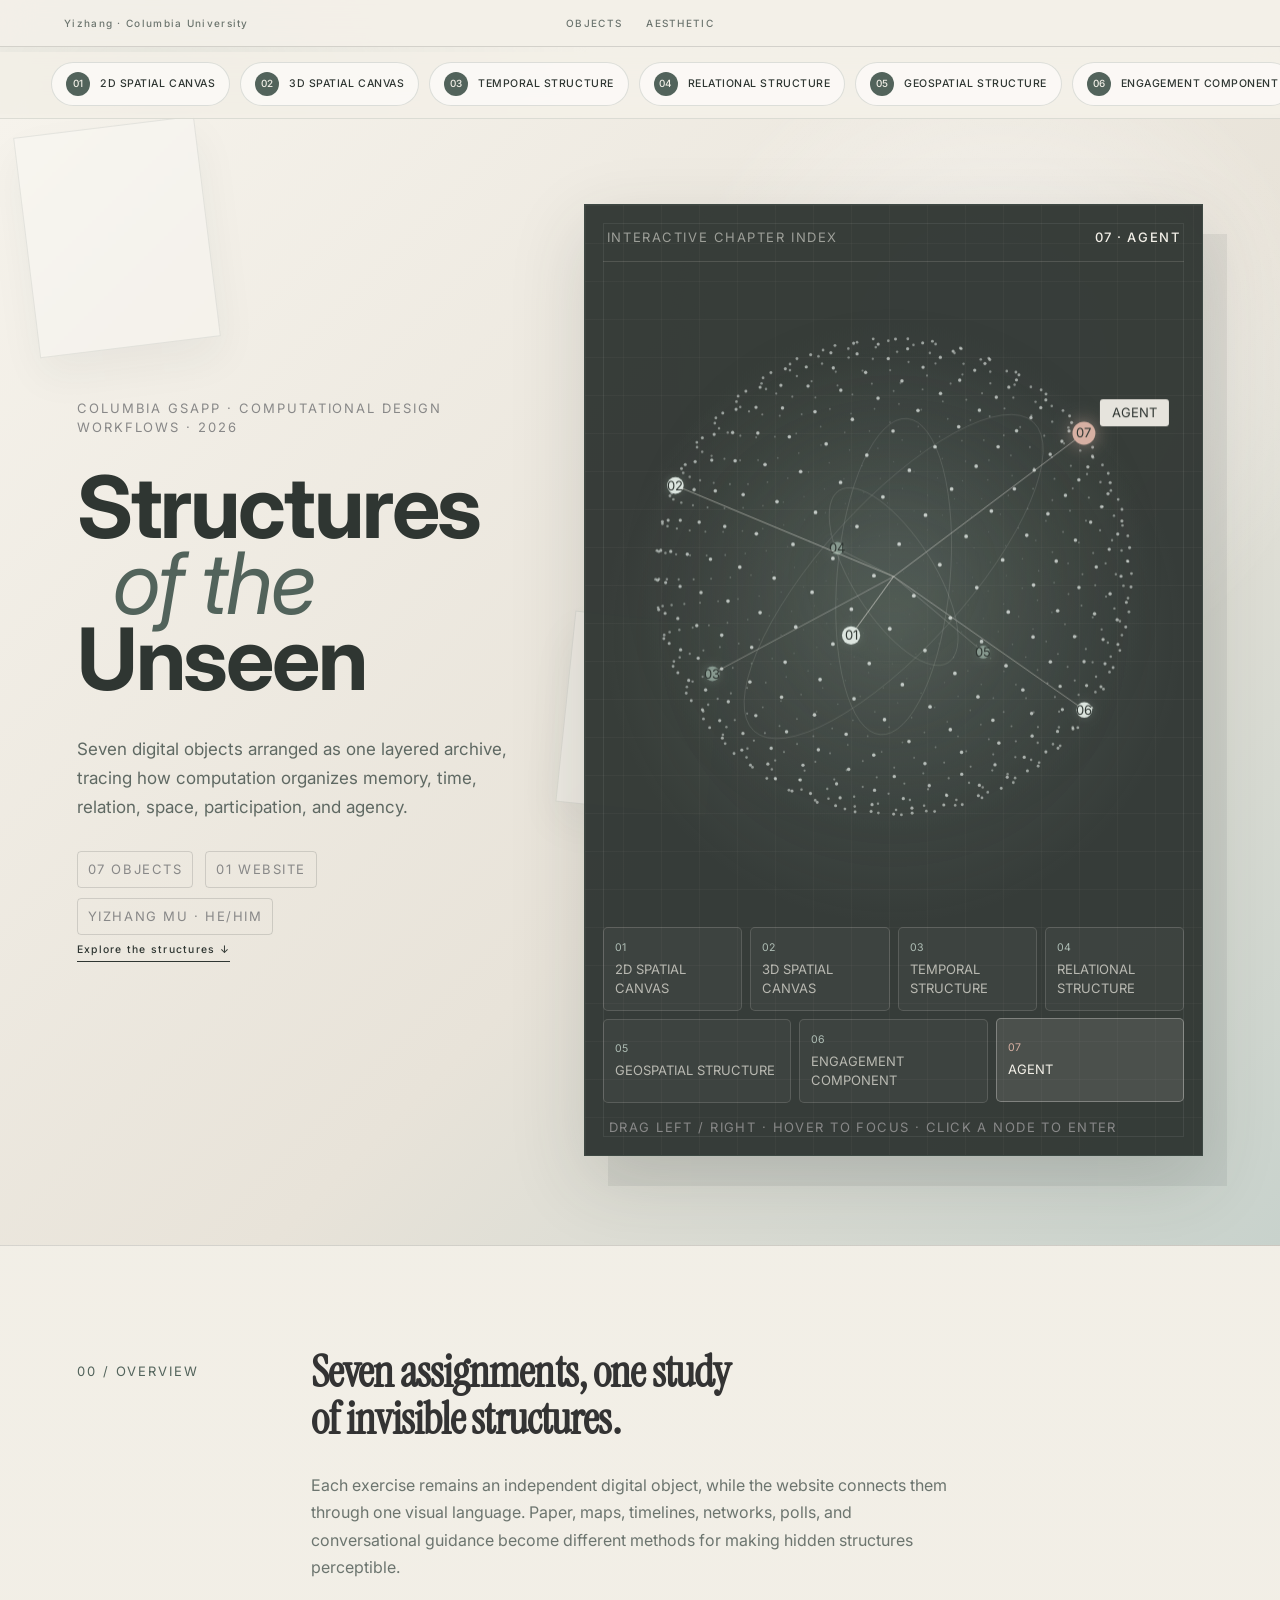
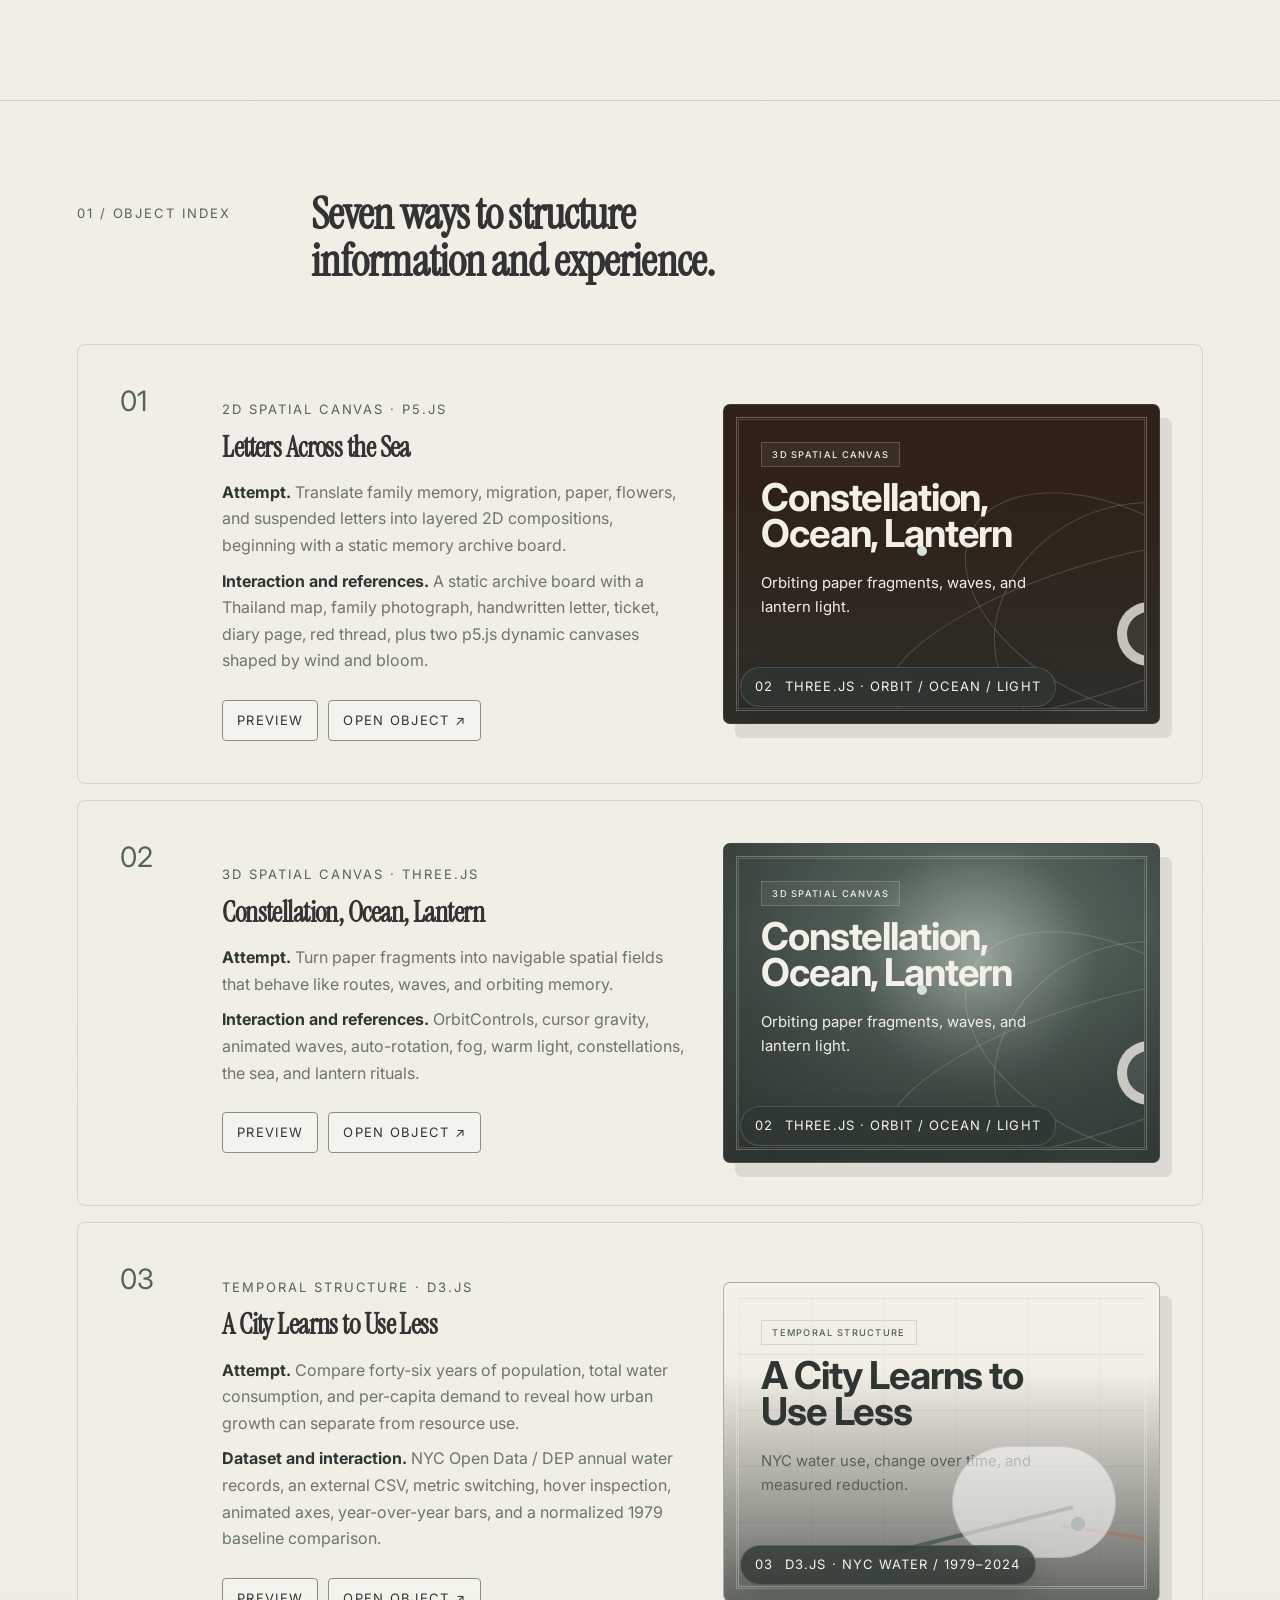
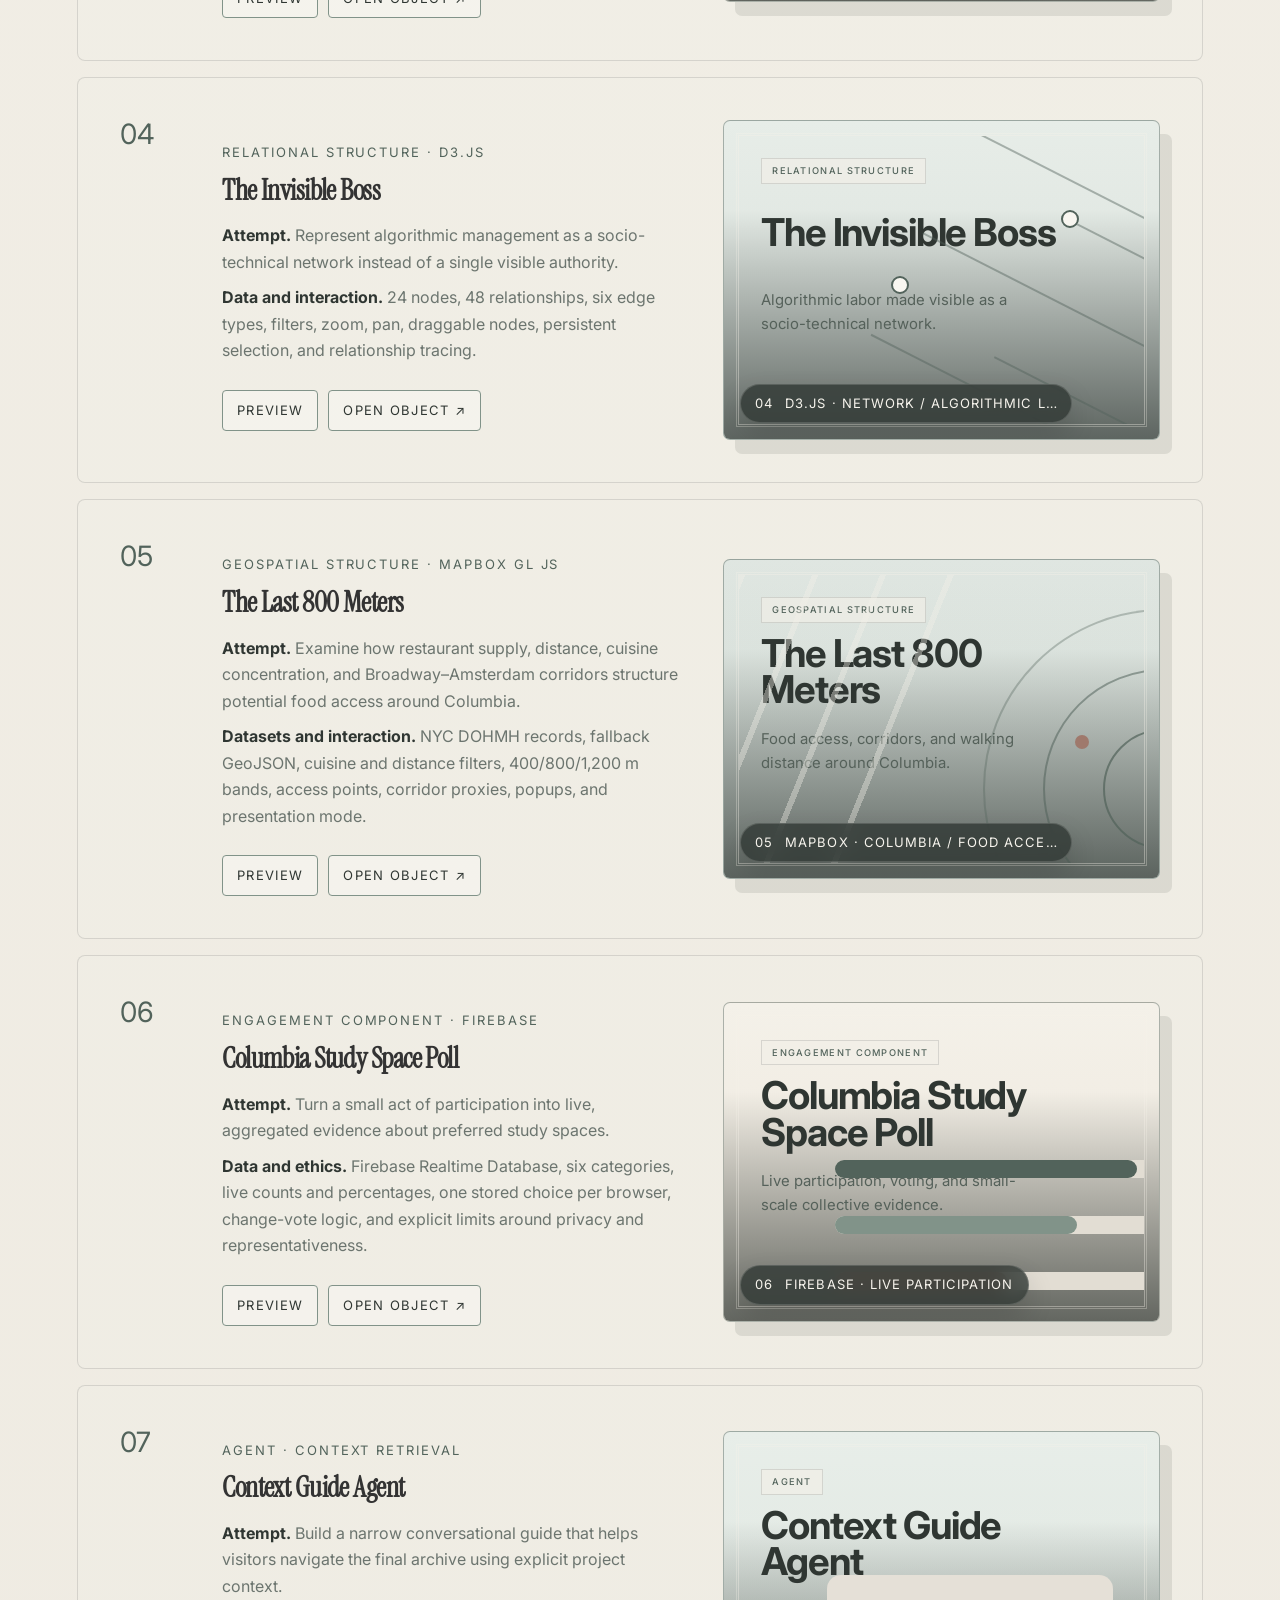
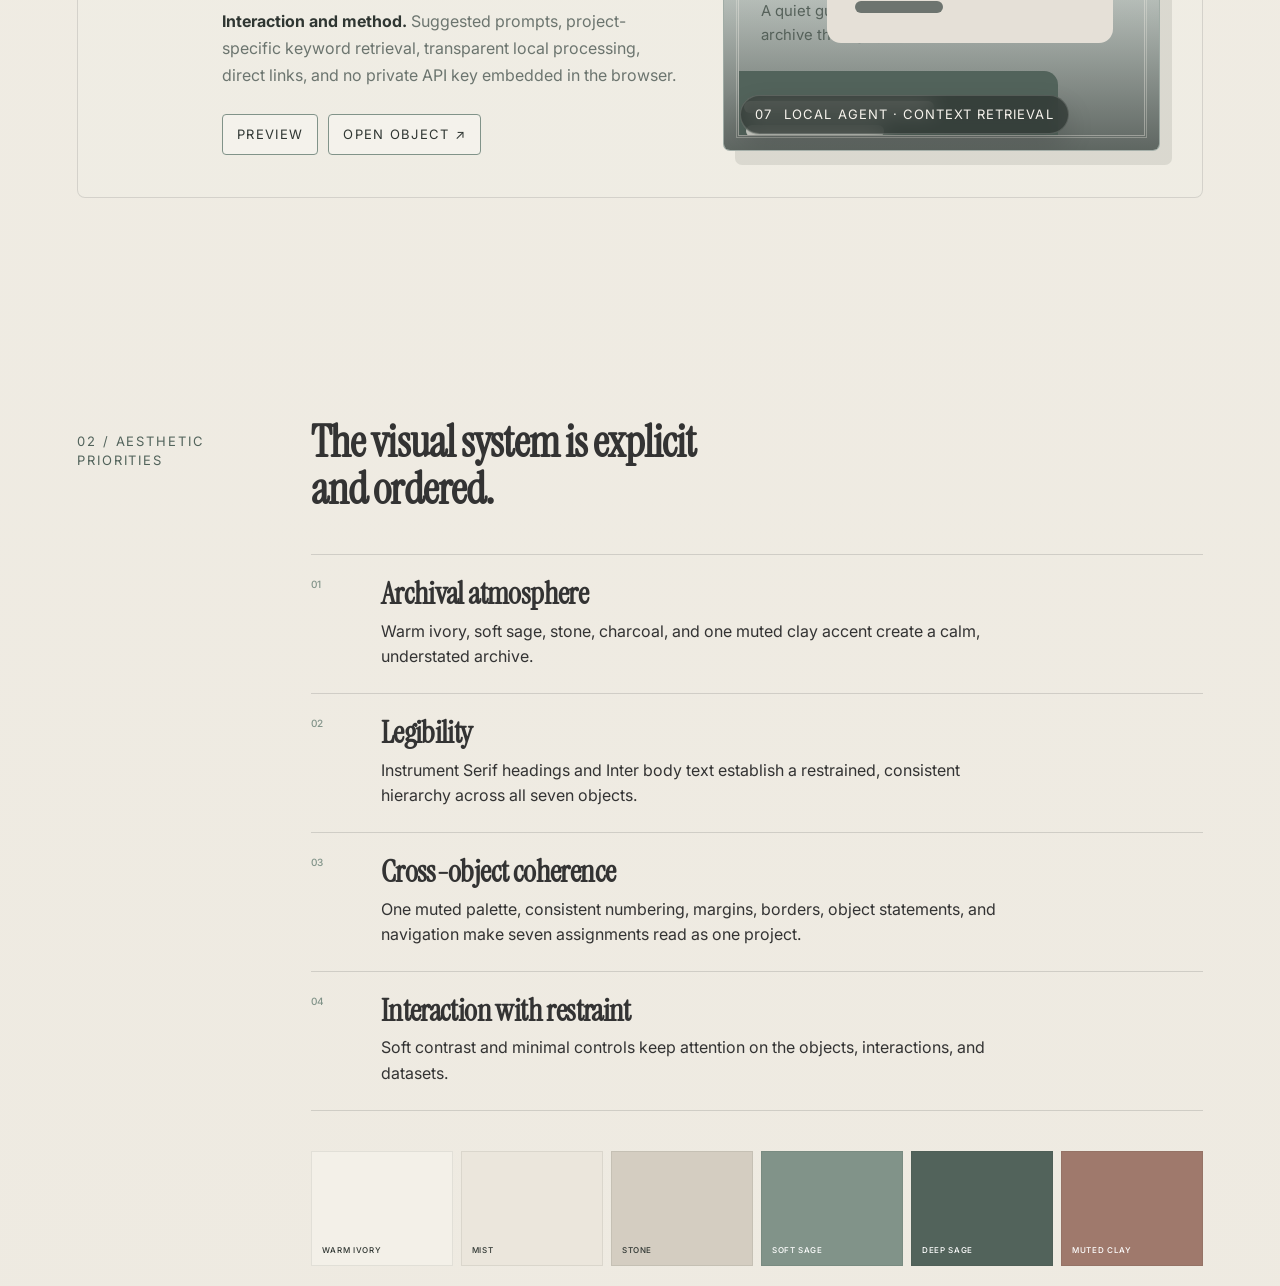
<file: index.html>
<!DOCTYPE html>

<html lang="en">
<head>
<meta charset="utf-8"/>
<meta content="width=device-width,initial-scale=1" name="viewport"/>
<meta content="Structures of the Unseen: seven digital objects for Columbia GSAPP Computational Design Workflows by Yizhang Mu." name="description"/>
<title>
   Structures of the Unseen — Yizhang Mu
  </title>
<link href="https://fonts.googleapis.com" rel="preconnect"/>
<link crossorigin="" href="https://fonts.gstatic.com" rel="preconnect"/>
<link href="https://fonts.googleapis.com/css2?family=Instrument+Serif:ital@0;1&amp;family=Inter:wght@400;700&amp;display=swap" rel="stylesheet"/><link href="styles.css" rel="stylesheet"/>
<link href="assets/quiet-theme.css" rel="stylesheet"/>
<meta content="#f3f0e8" name="theme-color"/>
</head>
<body>
<div aria-hidden="true" class="site-loader">
<div class="loader-orbit">
<i>
</i>
<i>
</i>
<i>
</i>
</div>
<p>
<span>
     07
    </span>
    assembling the structures
   </p>
</div>
<header class="topbar">
<a class="site-name" href="#top">Yizhang · Columbia University</a>
<nav>
<a href="#objects">Objects</a>
<a href="#aesthetic">Aesthetic</a>
</nav>
<span class="institution" aria-hidden="true"></span>
</header>
<nav aria-label="Quick links to the seven works" class="top-directory">
<a href="#object-01"><span>01</span>2D Spatial Canvas</a>
<a href="#object-02"><span>02</span>3D Spatial Canvas</a>
<a href="#object-03"><span>03</span>Temporal Structure</a>
<a href="#object-04"><span>04</span>Relational Structure</a>
<a href="#object-05"><span>05</span>Geospatial Structure</a>
<a href="#object-06"><span>06</span>Engagement Component</a>
<a href="#object-07"><span>07</span>Agent</a>
</nav>
<main id="top">
<section aria-labelledby="hero-title" class="hero orbital-hero">
<div class="hero-copy">
<p class="meta">
      COLUMBIA GSAPP · COMPUTATIONAL DESIGN WORKFLOWS · 2026
     </p>
<h1 id="hero-title">
<span>
       Structures
      </span>
<em>
       of the
      </em>
<span>
       Unseen
      </span>
</h1>
<p class="hero-statement">
      Seven digital objects arranged as one layered archive, tracing how computation organizes memory, time, relation, space, participation, and agency.
     </p>
<div aria-label="Project facts" class="hero-facts">
<span>
       07 OBJECTS
      </span>
<span>
       01 WEBSITE
      </span>
<span>
       YIZHANG MU · HE/HIM
      </span>
</div>
<a class="enter" href="#objects">
      Explore the structures ↓
     </a>
</div>
<div aria-label="Interactive chapter directory" class="sphere-stage">
<div class="sphere-heading">
<span>
       INTERACTIVE CHAPTER INDEX
      </span>
<strong id="sphere-current">
       01 · 2D Spatial Canvas
      </strong>
</div>
<canvas aria-label="Rotating spherical navigation with seven chapter nodes. Drag left or right and click a node to open its chapter." id="chapter-sphere">
</canvas>
<nav aria-label="Seven digital object chapters" class="sphere-labels">
<button data-node="0" data-target="object-01" type="button">
<span>
        01
       </span>
       2D spatial canvas
      </button>
<button data-node="1" data-target="object-02" type="button">
<span>
        02
       </span>
       3D spatial canvas
      </button>
<button data-node="2" data-target="object-03" type="button">
<span>
        03
       </span>
       Temporal structure
      </button>
<button data-node="3" data-target="object-04" type="button">
<span>
        04
       </span>
       Relational structure
      </button>
<button data-node="4" data-target="object-05" type="button">
<span>
        05
       </span>
       Geospatial structure
      </button>
<button data-node="5" data-target="object-06" type="button">
<span>
        06
       </span>
       Engagement component
      </button>
<button data-node="6" data-target="object-07" type="button">
<span>
        07
       </span>
       Agent
      </button>
</nav>
<p class="sphere-hint">
      Drag left / right · hover to focus · click a node to enter
     </p>
</div>
</section>
<section class="intro section">
<p class="index">
     00 / OVERVIEW
    </p>
<div>
<h2>
      Seven assignments, one study of invisible structures.
     </h2>
<p>
      Each exercise remains an independent digital object, while the website connects them through one visual language. Paper, maps, timelines, networks, polls, and conversational guidance become different methods for making hidden structures perceptible.
     </p>
</div>
</section>
<section class="objects" id="objects">
<div class="heading">
<p class="index">
      01 / OBJECT INDEX
     </p>
<h2>
      Seven ways to structure information and experience.
     </h2>
</div>
<article data-chapter="0" id="object-01">
<b>
      01
     </b>
<div>
<p class="type">
       2D SPATIAL CANVAS · P5.JS
      </p>
<h3>
       Letters Across the Sea
      </h3>
<p>
<strong>
        Attempt.
       </strong>
       Translate family memory, migration, paper, flowers, and suspended letters into layered 2D compositions, beginning with a static memory archive board.
      </p>
<p>
<strong>
        Interaction and references.
       </strong>
       A static archive board with a Thailand map, family photograph, handwritten letter, ticket, diary page, red thread, plus two p5.js dynamic canvases shaped by wind and bloom.
      </p>
<div class="actions">
<button data-src="objects/01-2d-spatial-canvas/index.html" data-title="2D Spatial Canvas">
        Preview
       </button>
<a href="objects/01-2d-spatial-canvas/index.html">
        Open object ↗
       </a>
</div>
</div>
<figure class="project-cover cover-editorial cover-02"><div class="cover-layout"><span class="cover-kicker">3D SPATIAL CANVAS</span><h4>Constellation, Ocean, Lantern</h4><p>Orbiting paper fragments, waves, and lantern light.</p><div class="cover-ornament"><i></i><i></i><i></i><i></i><i></i></div></div><figcaption><span>02</span><strong>THREE.JS · ORBIT / OCEAN / LIGHT</strong></figcaption></figure>
</article><article data-chapter="1" id="object-02">
<b>
      02
     </b>
<div>
<p class="type">
       3D SPATIAL CANVAS · THREE.JS
      </p>
<h3>
       Constellation, Ocean, Lantern
      </h3>
<p>
<strong>
        Attempt.
       </strong>
       Turn paper fragments into navigable spatial fields that behave like routes, waves, and orbiting memory.
      </p>
<p>
<strong>
        Interaction and references.
       </strong>
       OrbitControls, cursor gravity, animated waves, auto-rotation, fog, warm light, constellations, the sea, and lantern rituals.
      </p>
<div class="actions">
<button data-src="objects/02-3d-spatial-canvas/index.html" data-title="3D Spatial Canvas">
        Preview
       </button>
<a href="objects/02-3d-spatial-canvas/index.html">
        Open object ↗
       </a>
</div>
</div>
<figure class="project-cover cover-editorial cover-02"><div class="cover-layout"><span class="cover-kicker">3D SPATIAL CANVAS</span><h4>Constellation, Ocean, Lantern</h4><p>Orbiting paper fragments, waves, and lantern light.</p><div class="cover-ornament"><i></i><i></i><i></i><i></i><i></i></div></div><figcaption><span>02</span><strong>THREE.JS · ORBIT / OCEAN / LIGHT</strong></figcaption></figure>
</article>
<article data-chapter="2" id="object-03">
<b>
      03
     </b>
<div>
<p class="type">
       TEMPORAL STRUCTURE · D3.JS
      </p>
<h3>
       A City Learns to Use Less
      </h3>
<p>
<strong>
        Attempt.
       </strong>
       Compare forty-six years of population, total water consumption, and per-capita demand to reveal how urban growth can separate from resource use.
      </p>
<p>
<strong>
        Dataset and interaction.
       </strong>
       NYC Open Data / DEP annual water records, an external CSV, metric switching, hover inspection, animated axes, year-over-year bars, and a normalized 1979 baseline comparison.
      </p>
<div class="actions">
<button data-src="objects/03-temporal-structure/index.html" data-title="Temporal Structure">
        Preview
       </button>
<a href="objects/03-temporal-structure/index.html">
        Open object ↗
       </a>
</div>
</div>
<figure class="project-cover cover-editorial cover-03"><div class="cover-layout"><span class="cover-kicker">TEMPORAL STRUCTURE</span><h4>A City Learns to Use Less</h4><p>NYC water use, change over time, and measured reduction.</p><div class="cover-ornament"><i></i><i></i><i></i><i></i><i></i></div></div><figcaption><span>03</span><strong>D3.JS · NYC WATER / 1979–2024</strong></figcaption></figure>
</article>
<article data-chapter="3" id="object-04">
<b>
      04
     </b>
<div>
<p class="type">
       RELATIONAL STRUCTURE · D3.JS
      </p>
<h3>
       The Invisible Boss
      </h3>
<p>
<strong>
        Attempt.
       </strong>
       Represent algorithmic management as a socio-technical network instead of a single visible authority.
      </p>
<p>
<strong>
        Data and interaction.
       </strong>
       24 nodes, 48 relationships, six edge types, filters, zoom, pan, draggable nodes, persistent selection, and relationship tracing.
      </p>
<div class="actions">
<button data-src="objects/04-relational-structure/index.html" data-title="Relational Structure">
        Preview
       </button>
<a href="objects/04-relational-structure/index.html">
        Open object ↗
       </a>
</div>
</div>
<figure class="project-cover cover-editorial cover-04"><div class="cover-layout"><span class="cover-kicker">RELATIONAL STRUCTURE</span><h4>The Invisible Boss</h4><p>Algorithmic labor made visible as a socio-technical network.</p><div class="cover-ornament"><i></i><i></i><i></i><i></i><i></i><i></i></div></div><figcaption><span>04</span><strong>D3.JS · NETWORK / ALGORITHMIC LABOR</strong></figcaption></figure>
</article>
<article data-chapter="4" id="object-05">
<b>
      05
     </b>
<div>
<p class="type">
       GEOSPATIAL STRUCTURE · MAPBOX GL JS
      </p>
<h3>
       The Last 800 Meters
      </h3>
<p>
<strong>
        Attempt.
       </strong>
       Examine how restaurant supply, distance, cuisine concentration, and Broadway–Amsterdam corridors structure potential food access around Columbia.
      </p>
<p>
<strong>
        Datasets and interaction.
       </strong>
       NYC DOHMH records, fallback GeoJSON, cuisine and distance filters, 400/800/1,200 m bands, access points, corridor proxies, popups, and presentation mode.
      </p>
<div class="actions">
<button data-src="objects/05-geospatial-structure/index.html" data-title="Geospatial Structure">
        Preview
       </button>
<a href="objects/05-geospatial-structure/index.html">
        Open object ↗
       </a>
</div>
</div>
<figure class="project-cover cover-editorial cover-05"><div class="cover-layout"><span class="cover-kicker">GEOSPATIAL STRUCTURE</span><h4>The Last 800 Meters</h4><p>Food access, corridors, and walking distance around Columbia.</p><div class="cover-ornament"><i></i><i></i><i></i><i></i><i></i></div></div><figcaption><span>05</span><strong>MAPBOX · COLUMBIA / FOOD ACCESS</strong></figcaption></figure>
</article>
<article data-chapter="5" id="object-06">
<b>
      06
     </b>
<div>
<p class="type">
       ENGAGEMENT COMPONENT · FIREBASE
      </p>
<h3>
       Columbia Study Space Poll
      </h3>
<p>
<strong>
        Attempt.
       </strong>
       Turn a small act of participation into live, aggregated evidence about preferred study spaces.
      </p>
<p>
<strong>
        Data and ethics.
       </strong>
       Firebase Realtime Database, six categories, live counts and percentages, one stored choice per browser, change-vote logic, and explicit limits around privacy and representativeness.
      </p>
<div class="actions">
<button data-src="objects/06-engagement-component/index.html" data-title="Engagement Component">
        Preview
       </button>
<a href="objects/06-engagement-component/index.html">
        Open object ↗
       </a>
</div>
</div>
<figure class="project-cover cover-editorial cover-06"><div class="cover-layout"><span class="cover-kicker">ENGAGEMENT COMPONENT</span><h4>Columbia Study Space Poll</h4><p>Live participation, voting, and small-scale collective evidence.</p><div class="cover-ornament"><i></i><i></i><i></i><i></i><i></i><i></i></div></div><figcaption><span>06</span><strong>FIREBASE · LIVE PARTICIPATION</strong></figcaption></figure>
</article>
<article data-chapter="6" id="object-07">
<b>
      07
     </b>
<div>
<p class="type">
       AGENT · CONTEXT RETRIEVAL
      </p>
<h3>
       Context Guide Agent
      </h3>
<p>
<strong>
        Attempt.
       </strong>
       Build a narrow conversational guide that helps visitors navigate the final archive using explicit project context.
      </p>
<p>
<strong>
        Interaction and method.
       </strong>
       Suggested prompts, project-specific keyword retrieval, transparent local processing, direct links, and no private API key embedded in the browser.
      </p>
<div class="actions">
<button data-src="objects/07-agent/index.html" data-title="Context Guide Agent">
        Preview
       </button>
<a href="objects/07-agent/index.html">
        Open object ↗
       </a>
</div>
</div>
<figure class="project-cover cover-editorial cover-07"><div class="cover-layout"><span class="cover-kicker">AGENT</span><h4>Context Guide Agent</h4><p>A quiet guide for navigating the archive through project context.</p><div class="cover-ornament"><i></i><i></i><i></i><i></i><i></i></div></div><figcaption><span>07</span><strong>LOCAL AGENT · CONTEXT RETRIEVAL</strong></figcaption></figure>
</article>
</section>
<section class="section" id="aesthetic">
<p class="index">
     02 / AESTHETIC PRIORITIES
    </p>
<div>
<h2>
      The visual system is explicit and ordered.
     </h2>
<ol>
<li>
<span>
        01
       </span>
<div>
<strong>
         Archival atmosphere
        </strong>
<p>
         Warm ivory, soft sage, stone, charcoal, and one muted clay accent create a calm, understated archive.
        </p>
</div>
</li>
<li>
<span>
        02
       </span>
<div>
<strong>
         Legibility
        </strong>
<p>Instrument Serif headings and Inter body text establish a restrained, consistent hierarchy across all seven objects.</p>
</div>
</li>
<li>
<span>
        03
       </span>
<div>
<strong>
         Cross-object coherence
        </strong>
<p>
         One muted palette, consistent numbering, margins, borders, object statements, and navigation make seven assignments read as one project.
        </p>
</div>
</li>
<li>
<span>
        04
       </span>
<div>
<strong>
         Interaction with restraint
        </strong>
<p>
         Soft contrast and minimal controls keep attention on the objects, interactions, and datasets.
        </p>
</div>
</li>
</ol>
<div class="palette">
<i style="--c:#f3f0e8;color:#2f3632">
       WARM IVORY
      </i>
<i style="--c:#ebe6dc;color:#2f3632">
       MIST
      </i>
<i style="--c:#d4cdc1;color:#2f3632">
       STONE
      </i>
<i style="--c:#819389">
       SOFT SAGE
      </i>
<i style="--c:#52635b">
       DEEP SAGE
      </i>
<i style="--c:#9f796c">
       MUTED CLAY
      </i>
</div>
</div>
</section>
</main>
<footer>
<div>
<small>
     STRUCTURES OF THE UNSEEN
    </small>
<strong>
     Yizhang Mu
    </strong>
</div>
<div>
<small>
     COURSE
    </small>
<strong>
     Columbia University · GSAPP · CDP · 2026
    </strong>
</div>
</footer>
<dialog id="preview">
<header>
<span id="preview-title">
     Object preview
    </span>
<button aria-label="Close">
     ×
    </button>
</header>
<iframe title="Digital object preview">
</iframe>
</dialog>
<script src="app.js">
</script>
</body>
</html>
</file>
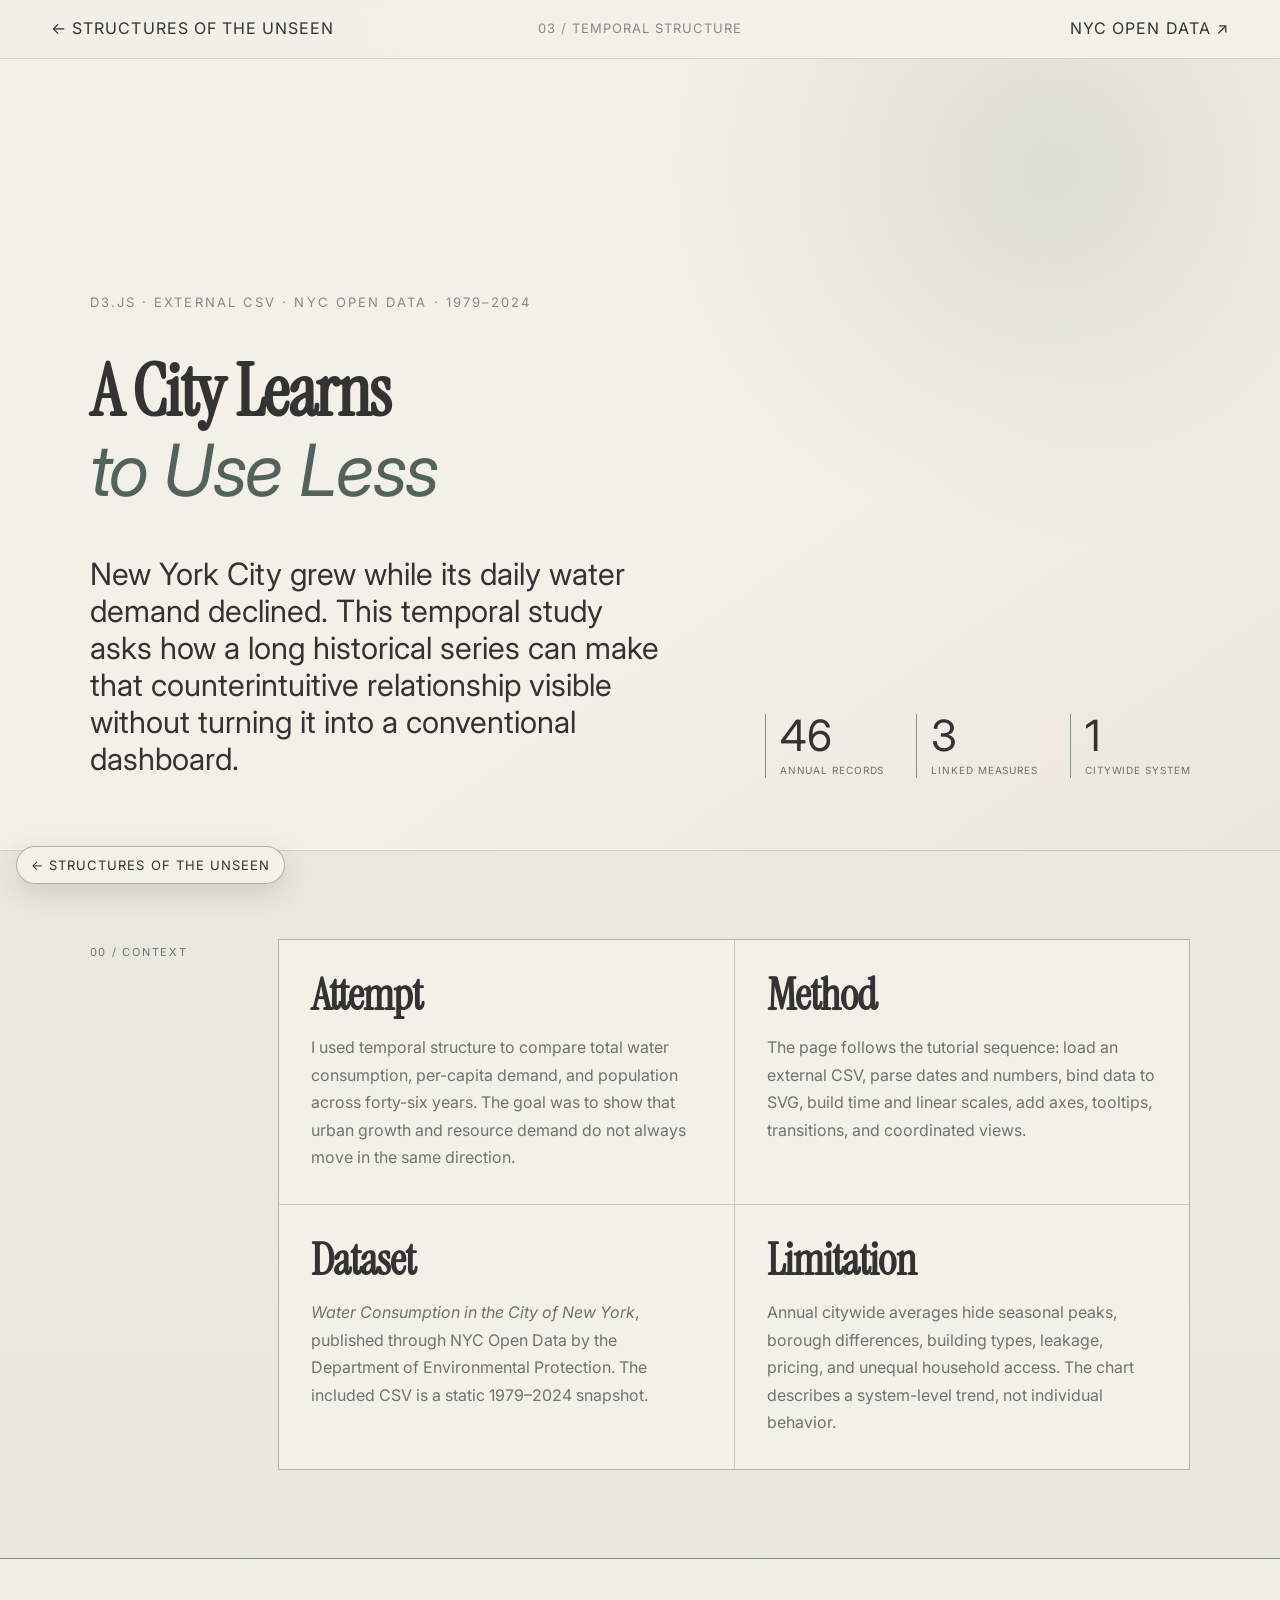
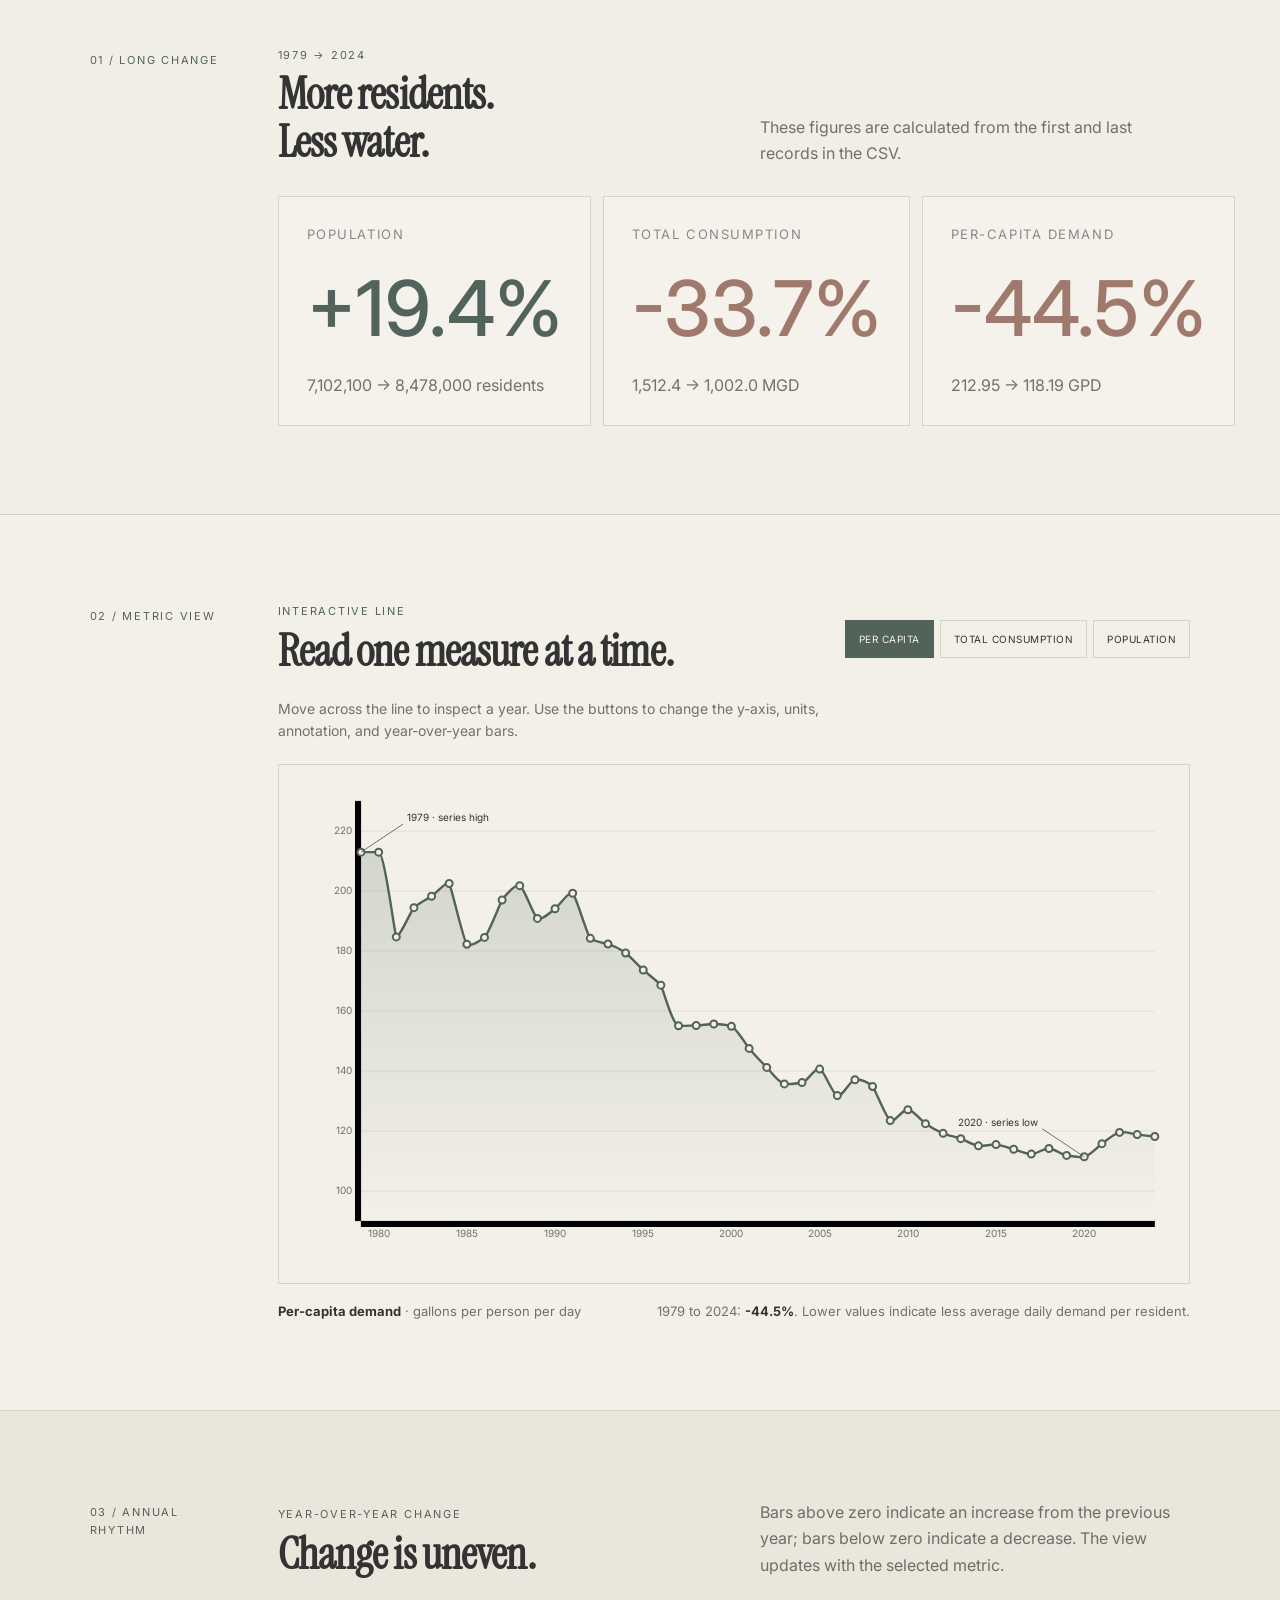
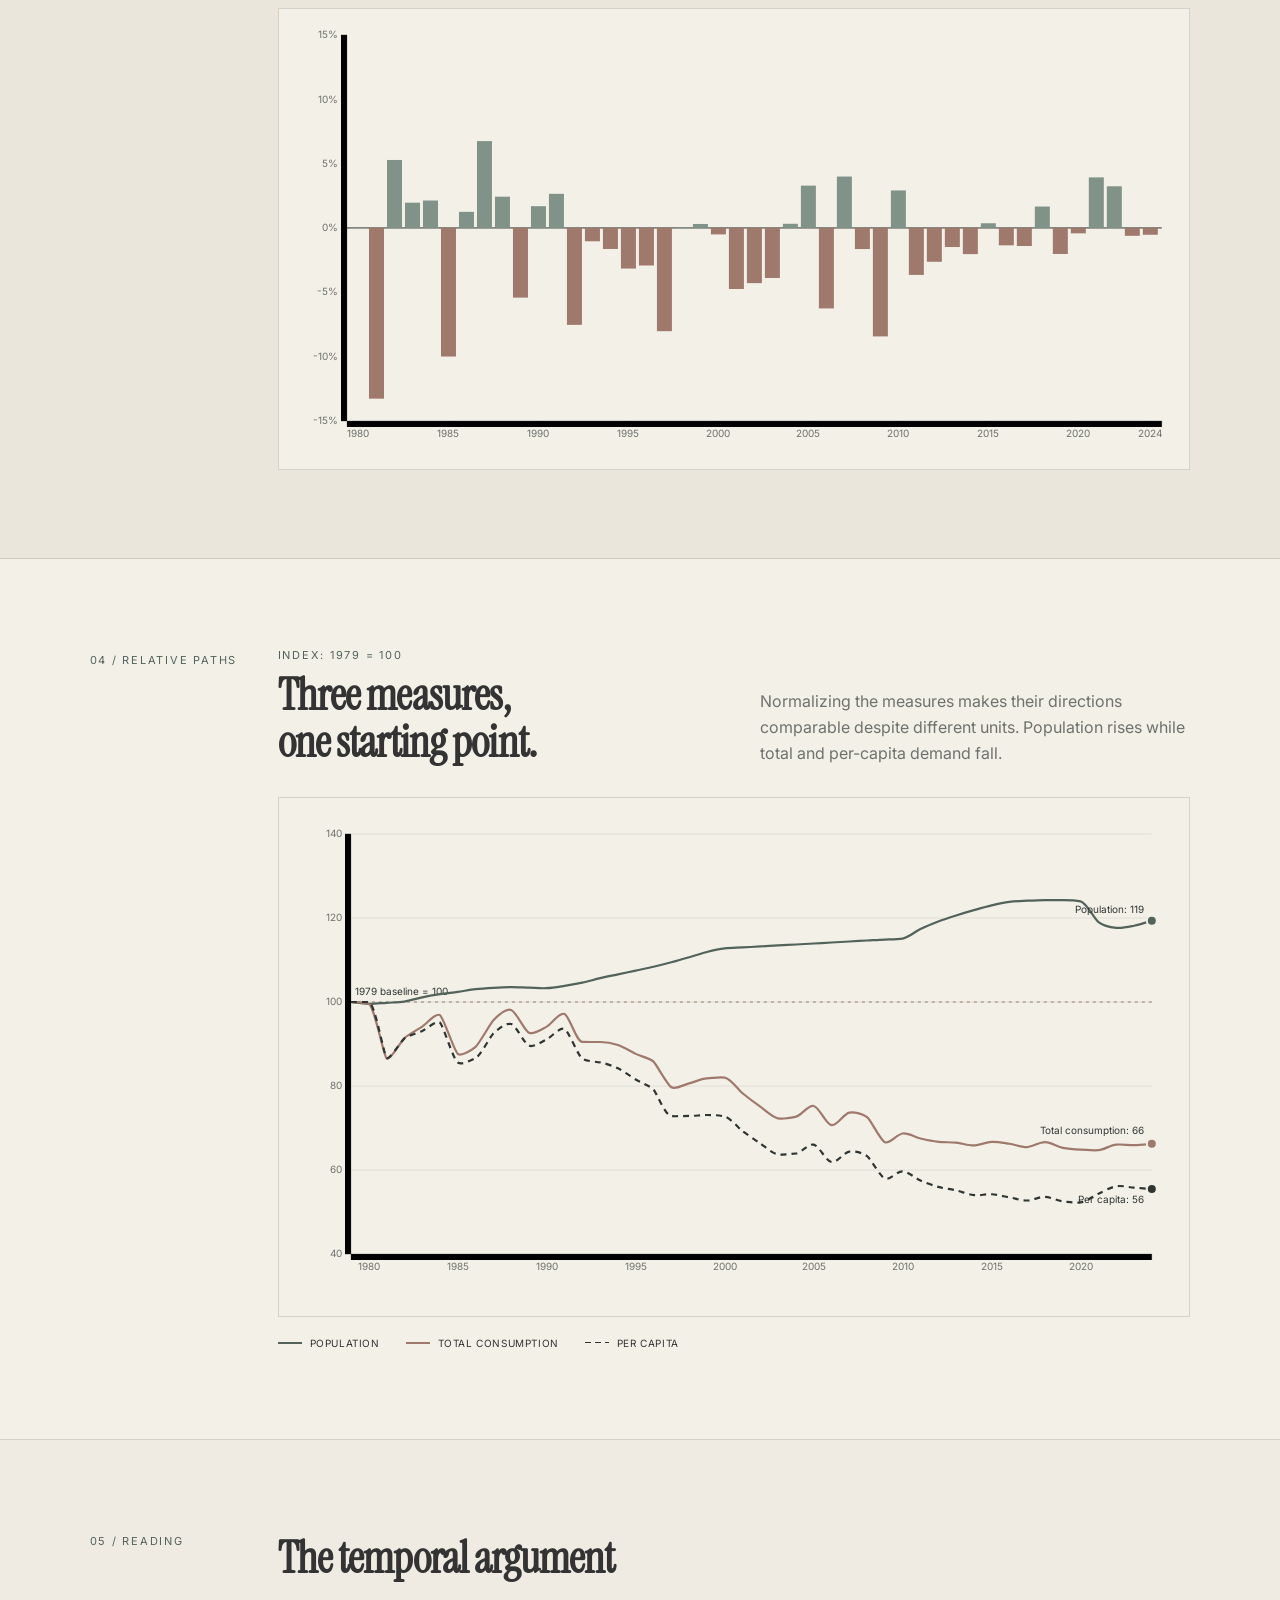
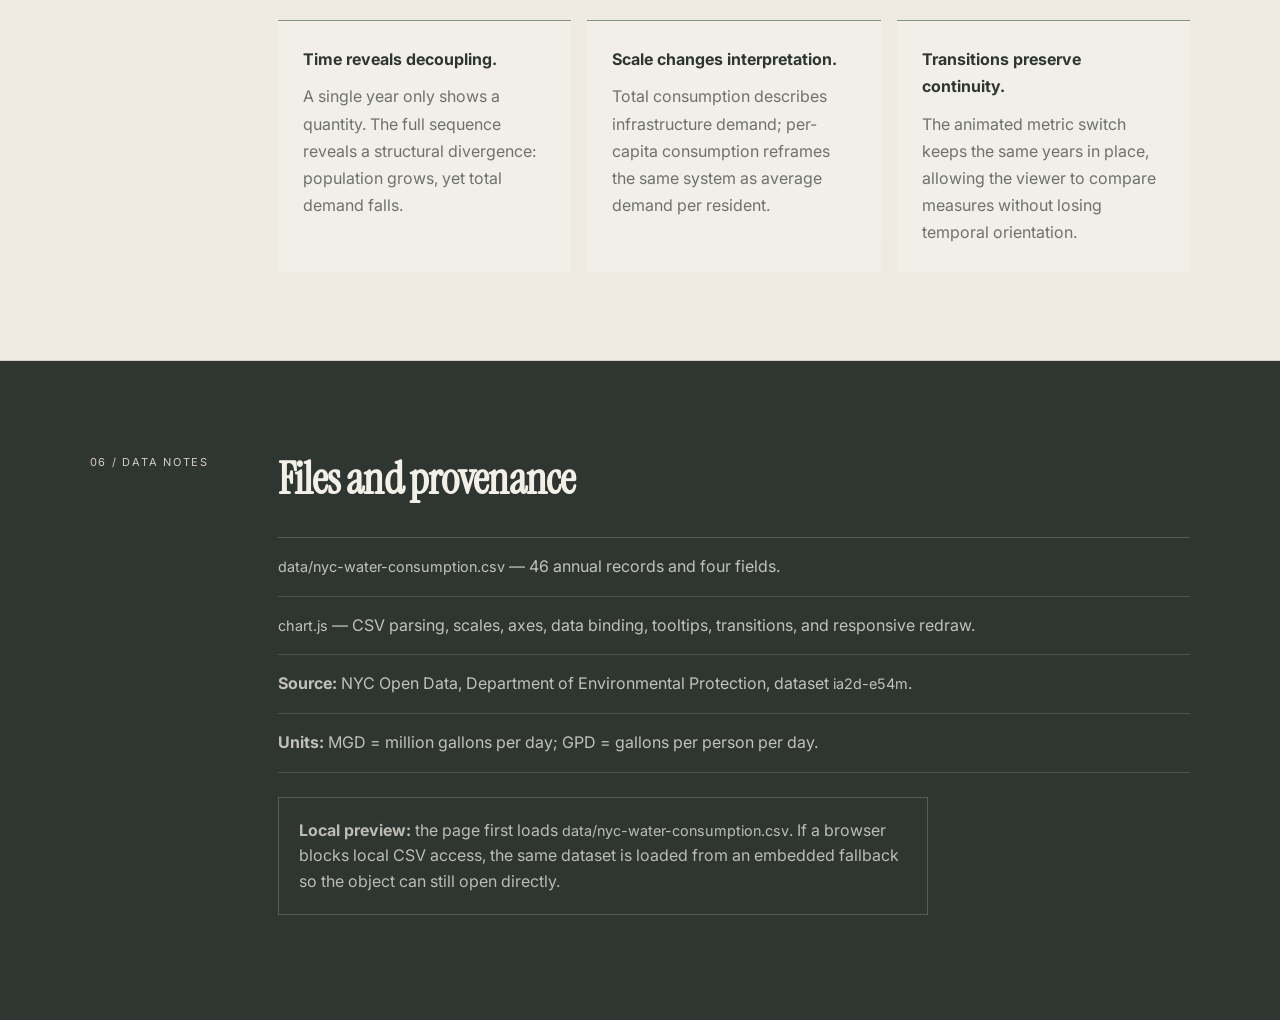
<file: objects/03-temporal-structure/index.html>
<!DOCTYPE html>

<html lang="en">
<head>
<meta charset="utf-8"/>
<meta content="width=device-width, initial-scale=1.0" name="viewport"/>
<meta content="An interactive D3.js temporal study of New York City water consumption from 1979 to 2024." name="description"/>
<title>A City Learns to Use Less — Temporal Structure</title>
<link href="https://fonts.googleapis.com" rel="preconnect"/>
<link crossorigin="" href="https://fonts.gstatic.com" rel="preconnect"/>

<link href="https://fonts.googleapis.com/css2?family=Instrument+Serif:ital@0;1&amp;family=Inter:wght@400;700&amp;display=swap" rel="stylesheet"/><link href="style.css" rel="stylesheet"/><link href="../../assets/quiet-theme.css" rel="stylesheet"/>
<script src="d3.min.js"></script>
</head>
<body>
<header class="site-header">
<a href="../../index.html#objects">← Structures of the Unseen</a>
<span>03 / TEMPORAL STRUCTURE</span>
<a href="https://data.cityofnewyork.us/d/ia2d-e54m" rel="noreferrer" target="_blank">NYC Open Data ↗</a>
</header>
<main>
<section class="hero">
<p class="eyebrow">D3.JS · EXTERNAL CSV · NYC OPEN DATA · 1979–2024</p>
<h1>A City Learns<br/><em>to Use Less</em></h1>
<div class="hero-copy">
<p>New York City grew while its daily water demand declined. This temporal study asks how a long historical series can make that counterintuitive relationship visible without turning it into a conventional dashboard.</p>
<dl>
<div><dt>46</dt><dd>annual records</dd></div>
<div><dt>3</dt><dd>linked measures</dd></div>
<div><dt>1</dt><dd>citywide system</dd></div>
</dl>
</div>
</section>
<section class="statement section-grid">
<p class="section-index">00 / CONTEXT</p>
<div class="statement-grid">
<article><h2>Attempt</h2><p>I used temporal structure to compare total water consumption, per-capita demand, and population across forty-six years. The goal was to show that urban growth and resource demand do not always move in the same direction.</p></article>
<article><h2>Method</h2><p>The page follows the tutorial sequence: load an external CSV, parse dates and numbers, bind data to SVG, build time and linear scales, add axes, tooltips, transitions, and coordinated views.</p></article>
<article><h2>Dataset</h2><p><em>Water Consumption in the City of New York</em>, published through NYC Open Data by the Department of Environmental Protection. The included CSV is a static 1979–2024 snapshot.</p></article>
<article><h2>Limitation</h2><p>Annual citywide averages hide seasonal peaks, borough differences, building types, leakage, pricing, and unequal household access. The chart describes a system-level trend, not individual behavior.</p></article>
</div>
</section>
<section class="summary section-grid">
<p class="section-index">01 / LONG CHANGE</p>
<div>
<div class="section-heading">
<div><p class="kicker">1979 → 2024</p><h2>More residents.<br/>Less water.</h2></div>
<p>These figures are calculated from the first and last records in the CSV.</p>
</div>
<div aria-live="polite" class="summary-cards" id="summary-cards"></div>
</div>
</section>
<section class="chart-section section-grid">
<p class="section-index">02 / METRIC VIEW</p>
<div>
<div class="section-heading chart-heading">
<div><p class="kicker">INTERACTIVE LINE</p><h2>Read one measure at a time.</h2></div>
<div aria-label="Choose a metric" class="metric-controls" role="group">
<button class="active" data-metric="per_capita_gpd">Per capita</button>
<button data-metric="consumption_mgd">Total consumption</button>
<button data-metric="population">Population</button>
</div>
</div>
<p class="instruction">Move across the line to inspect a year. Use the buttons to change the y-axis, units, annotation, and year-over-year bars.</p>
<div aria-label="Interactive line chart of New York City water data" class="chart-frame" id="metric-chart" role="img"></div>
<div class="metric-caption" id="metric-caption"></div>
</div>
</section>
<section class="chart-section section-grid compact-section">
<p class="section-index">03 / ANNUAL RHYTHM</p>
<div>
<div class="section-heading">
<div><p class="kicker">YEAR-OVER-YEAR CHANGE</p><h2>Change is uneven.</h2></div>
<p>Bars above zero indicate an increase from the previous year; bars below zero indicate a decrease. The view updates with the selected metric.</p>
</div>
<div aria-label="Year-over-year percentage change chart" class="chart-frame small" id="change-chart" role="img"></div>
</div>
</section>
<section class="chart-section section-grid">
<p class="section-index">04 / RELATIVE PATHS</p>
<div>
<div class="section-heading">
<div><p class="kicker">INDEX: 1979 = 100</p><h2>Three measures,<br/>one starting point.</h2></div>
<p>Normalizing the measures makes their directions comparable despite different units. Population rises while total and per-capita demand fall.</p>
</div>
<div aria-label="Normalized comparison of population and water consumption" class="chart-frame" id="index-chart" role="img"></div>
<div aria-label="Chart legend" class="legend">
<span><i class="population"></i>Population</span>
<span><i class="consumption"></i>Total consumption</span>
<span><i class="percapita"></i>Per capita</span>
</div>
</div>
</section>
<section class="reading section-grid">
<p class="section-index">05 / READING</p>
<div>
<h2>The temporal argument</h2>
<div class="reading-grid">
<p><strong>Time reveals decoupling.</strong> A single year only shows a quantity. The full sequence reveals a structural divergence: population grows, yet total demand falls.</p>
<p><strong>Scale changes interpretation.</strong> Total consumption describes infrastructure demand; per-capita consumption reframes the same system as average demand per resident.</p>
<p><strong>Transitions preserve continuity.</strong> The animated metric switch keeps the same years in place, allowing the viewer to compare measures without losing temporal orientation.</p>
</div>
</div>
</section>
<section class="data-notes section-grid">
<p class="section-index">06 / DATA NOTES</p>
<div>
<h2>Files and provenance</h2>
<ul>
<li><code>data/nyc-water-consumption.csv</code> — 46 annual records and four fields.</li>
<li><code>chart.js</code> — CSV parsing, scales, axes, data binding, tooltips, transitions, and responsive redraw.</li>
<li><strong>Source:</strong> NYC Open Data, Department of Environmental Protection, dataset <code>ia2d-e54m</code>.</li>
<li><strong>Units:</strong> MGD = million gallons per day; GPD = gallons per person per day.</li>
</ul>
<p class="server-note"><strong>Local preview:</strong> the page first loads <code>data/nyc-water-consumption.csv</code>. If a browser blocks local CSV access, the same dataset is loaded from an embedded fallback so the object can still open directly.</p>
</div>
</section>
</main>
<div aria-hidden="true" class="tooltip" id="tooltip" role="status"></div>
<script src="chart.js"></script>
<script src="../../assets/object-nav.js"></script>
</body>
</html>
</file>
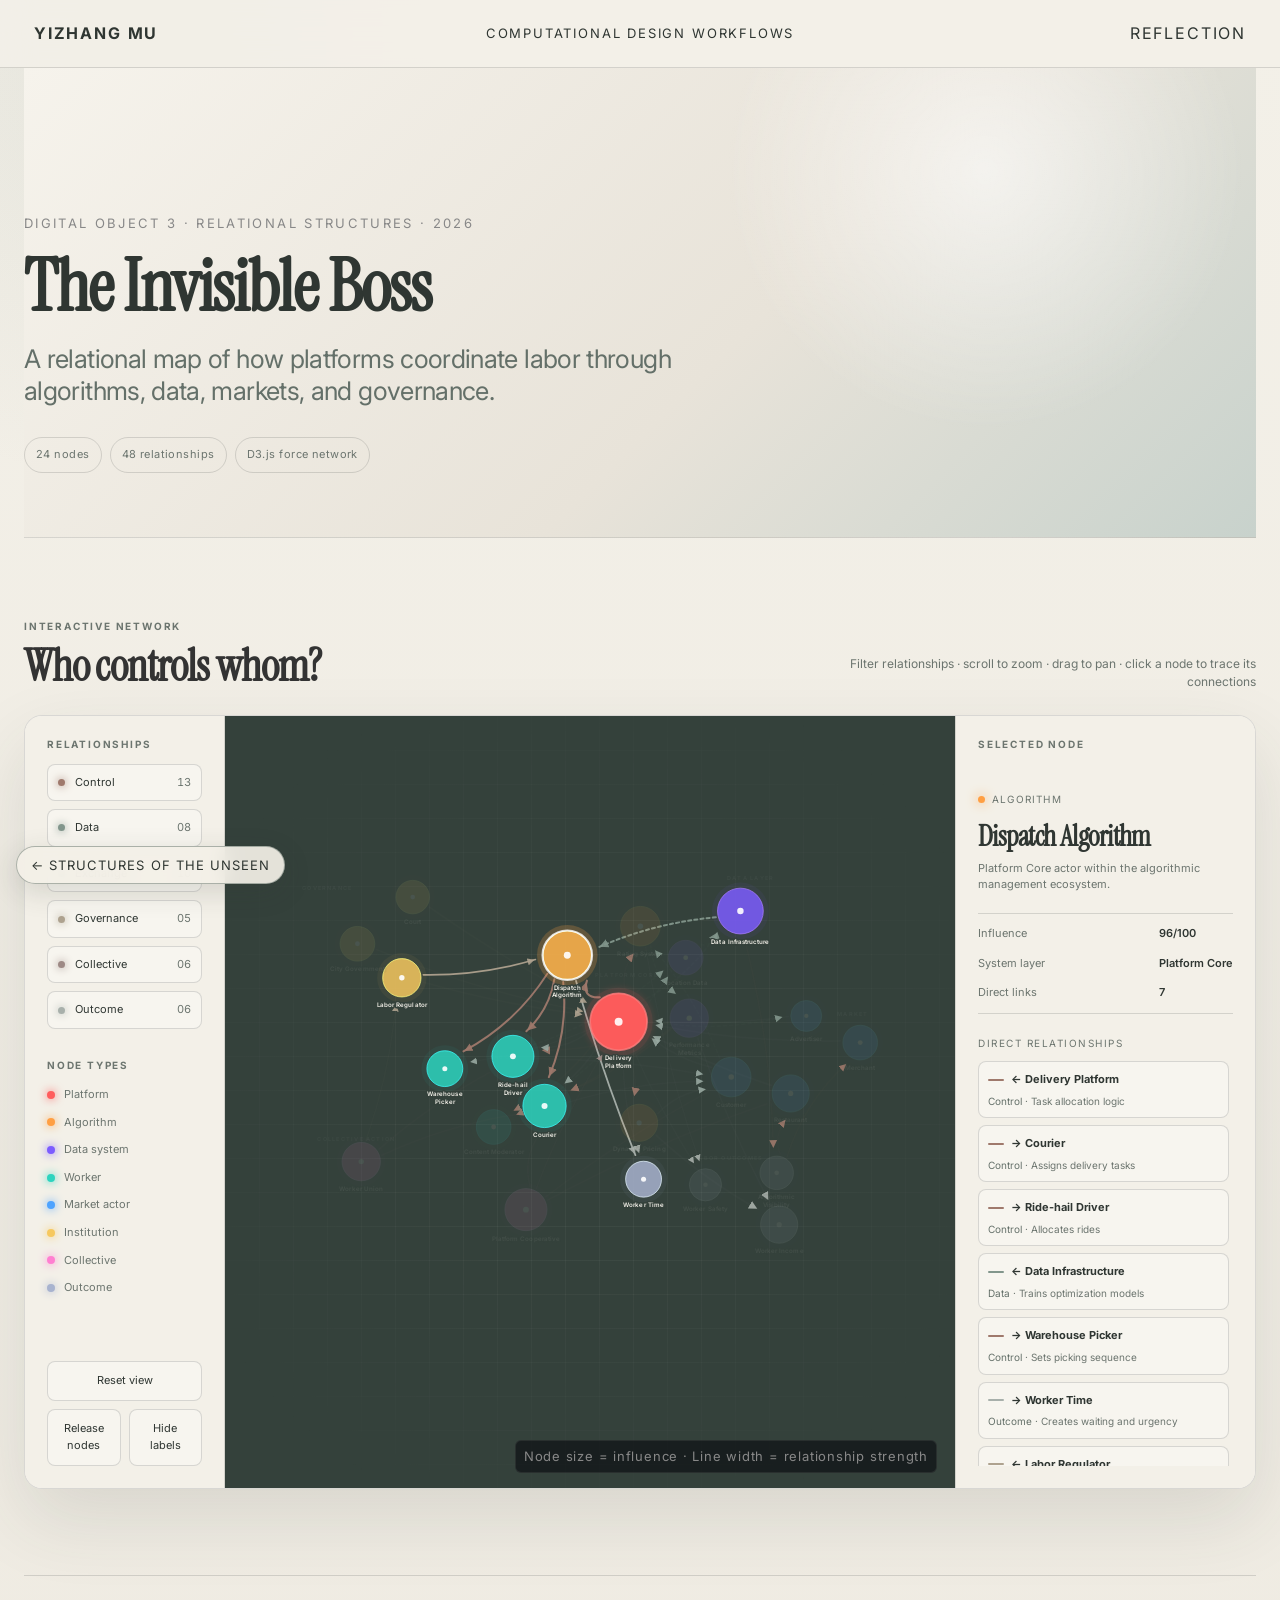
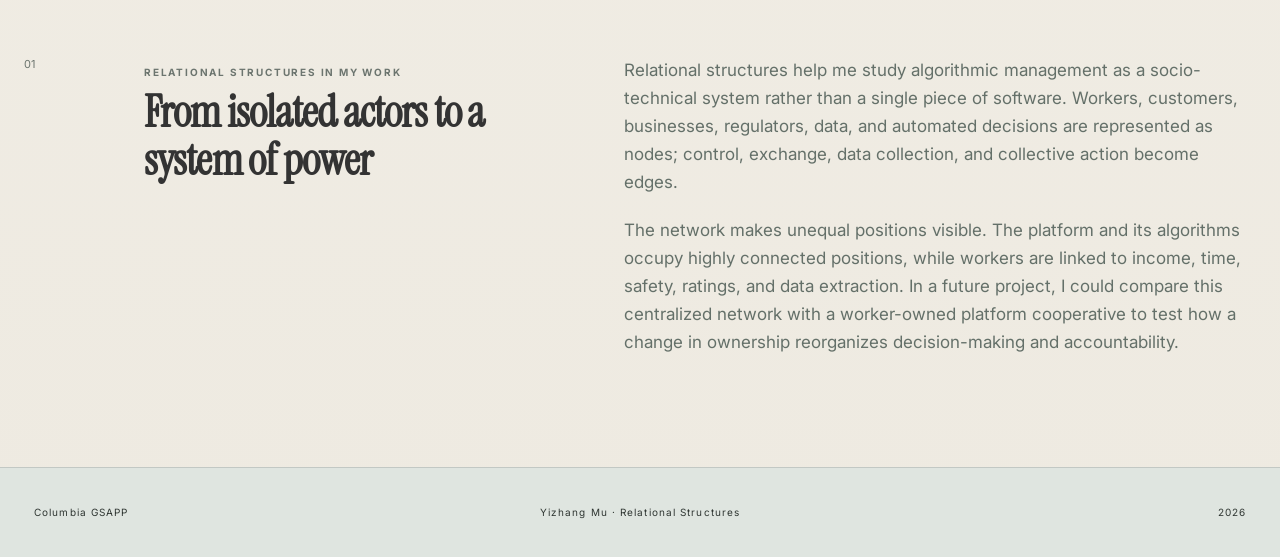
<file: objects/04-relational-structure/index.html>
<!DOCTYPE html>

<html lang="en">
<head>
<meta charset="utf-8"/>
<meta content="width=device-width, initial-scale=1.0" name="viewport"/>
<meta content="An interactive D3.js network mapping the relationships within algorithmic management." name="description"/>
<title>The Invisible Boss — Relational Structures</title>
<link href="https://fonts.googleapis.com/css2?family=Instrument+Serif:ital@0;1&amp;family=Inter:wght@400;700&amp;display=swap" rel="stylesheet"/><link href="style.css" rel="stylesheet"/><link href="../../assets/quiet-theme.css" rel="stylesheet"/>
</head>
<body>
<header class="site-header">
<a class="brand" href="#top">YIZHANG MU</a>
<div class="course">COMPUTATIONAL DESIGN WORKFLOWS</div>
<a class="nav-link" href="#reflection">REFLECTION</a>
</header>
<main id="top">
<section class="hero">
<div class="eyebrow">DIGITAL OBJECT 3 · RELATIONAL STRUCTURES · 2026</div>
<h1>The Invisible Boss</h1>
<p class="dek">A relational map of how platforms coordinate labor through algorithms, data, markets, and governance.</p>
<div class="hero-meta">
<span>24 nodes</span><span>48 relationships</span><span>D3.js force network</span>
</div>
</section>
<section aria-labelledby="visualization-title" class="viz-section">
<div class="section-heading">
<div>
<p class="kicker">INTERACTIVE NETWORK</p>
<h2 id="visualization-title">Who controls whom?</h2>
</div>
<p class="instruction">Filter relationships · scroll to zoom · drag to pan · click a node to trace its connections</p>
</div>
<div class="viz-shell">
<aside aria-label="Visualization controls" class="control-panel">
<div class="panel-block">
<div class="panel-label">RELATIONSHIPS</div>
<div class="filters" id="filters"></div>
</div>
<div class="panel-block">
<div class="panel-label">NODE TYPES</div>
<div class="node-legend" id="node-legend"></div>
</div>
<div class="panel-actions">
<button id="reset-view" type="button">Reset view</button>
<button id="release-nodes" type="button">Release nodes</button>
<button id="toggle-labels" type="button">Hide labels</button>
</div>
</aside>
<div class="canvas-wrap">
<div aria-label="Interactive network graph of algorithmic management" id="network" role="img"></div>
<div class="canvas-note">Node size = influence · Line width = relationship strength</div>
</div>
<aside aria-live="polite" class="detail-panel" id="detail-panel">
<div class="panel-label">SELECTED NODE</div>
<div class="detail-empty">
<div class="empty-mark">+</div>
<p>Select a node to reveal its role and direct relationships.</p>
</div>
</aside>
</div>
</section>
<section class="reflection" id="reflection">
<div class="reflection-index">01</div>
<div>
<p class="kicker">RELATIONAL STRUCTURES IN MY WORK</p>
<h2>From isolated actors to a system of power</h2>
</div>
<div class="reflection-copy">
<p>Relational structures help me study algorithmic management as a socio-technical system rather than a single piece of software. Workers, customers, businesses, regulators, data, and automated decisions are represented as nodes; control, exchange, data collection, and collective action become edges.</p>
<p>The network makes unequal positions visible. The platform and its algorithms occupy highly connected positions, while workers are linked to income, time, safety, ratings, and data extraction. In a future project, I could compare this centralized network with a worker-owned platform cooperative to test how a change in ownership reorganizes decision-making and accountability.</p>
</div>
</section>
</main>
<footer>
<span>Columbia GSAPP</span>
<span>Yizhang Mu · Relational Structures</span>
<span>2026</span>
</footer>
<div class="tooltip" id="tooltip" role="tooltip"></div>
<script src="d3.min.js"></script>
<script src="graph.js"></script>
<script src="../../assets/object-nav.js"></script>
</body>
</html>
</file>
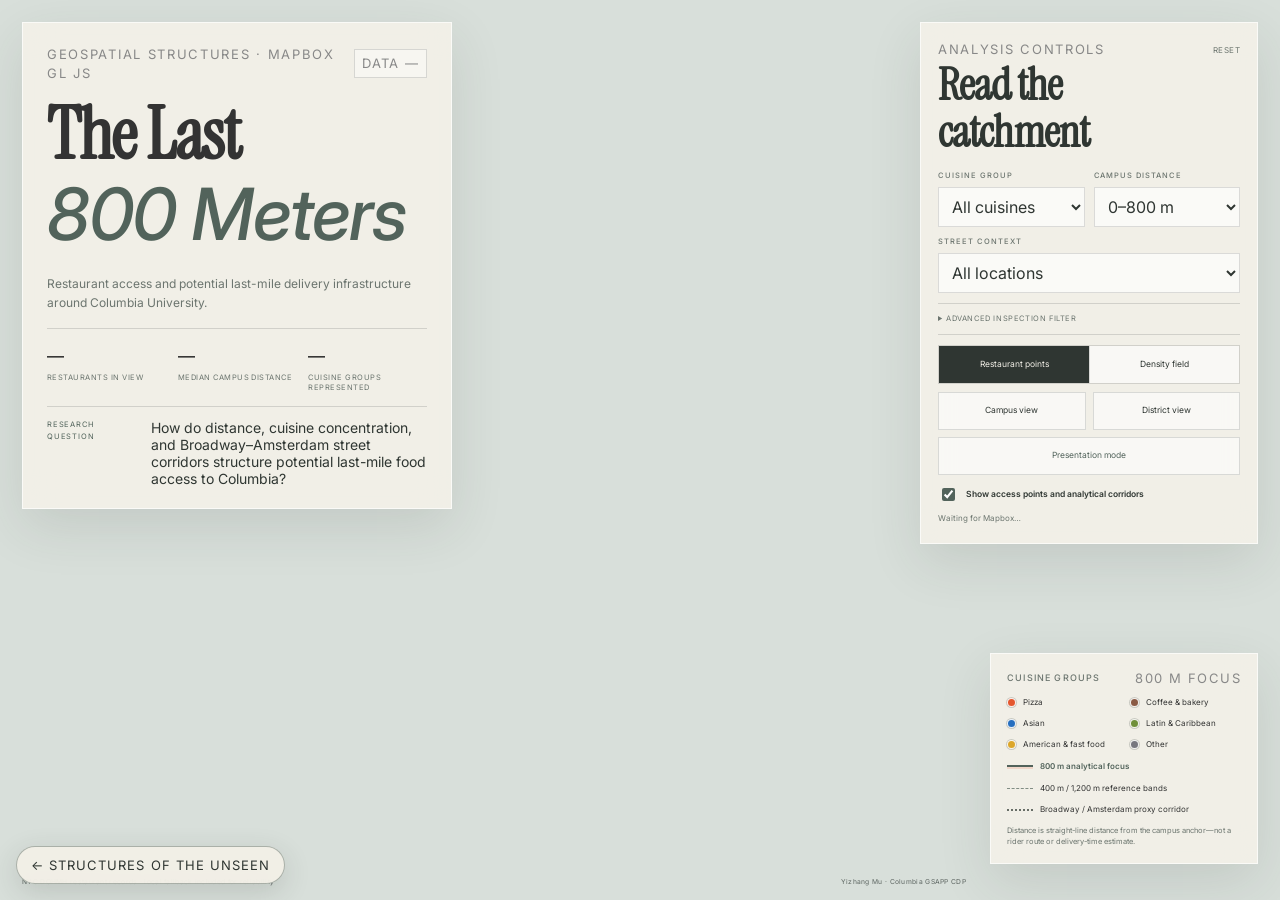
<file: objects/05-geospatial-structure/index.html>
<!DOCTYPE html>

<html lang="en">
<head>
<meta charset="utf-8"/>
<meta content="width=device-width, initial-scale=1.0" name="viewport"/>
<meta content="The Last 800 Meters: a Mapbox GL JS study of restaurant access and delivery infrastructure around Columbia University." name="description"/>
<title>The Last 800 Meters — Columbia Food Infrastructure</title>
<link href="https://fonts.googleapis.com" rel="preconnect"/>
<link crossorigin="" href="https://fonts.gstatic.com" rel="preconnect"/>

<link href="https://api.mapbox.com/mapbox-gl-js/v2.15.0/mapbox-gl.css" rel="stylesheet"/>
<link href="https://fonts.googleapis.com/css2?family=Instrument+Serif:ital@0;1&amp;family=Inter:wght@400;700&amp;display=swap" rel="stylesheet"/><link href="style.css" rel="stylesheet"/><link href="../../assets/quiet-theme.css" rel="stylesheet"/>
</head>
<body>
<main class="map-page">
<div aria-label="Interactive map of restaurant access around Columbia University" id="map"></div>
<header class="title-panel panel">
<div class="title-topline">
<p class="eyebrow">Geospatial Structures · Mapbox GL JS</p>
<span class="source-badge" id="data-source-badge">DATA —</span>
</div>
<h1>The Last<br/><em>800 Meters</em></h1>
<p class="intro">
        Restaurant access and potential last-mile delivery infrastructure around Columbia University.
      </p>
<div aria-label="Visible-data summary" class="headline-metrics">
<div>
<strong id="visible-count">—</strong>
<span>restaurants in view</span>
</div>
<div>
<strong id="median-distance">—</strong>
<span>median campus distance</span>
</div>
<div>
<strong id="cuisine-diversity">—</strong>
<span>cuisine groups represented</span>
</div>
</div>
<div class="research-strip">
<span>Research question</span>
<p>How do distance, cuisine concentration, and Broadway–Amsterdam street corridors structure potential last-mile food access to Columbia?</p>
</div>
</header>
<section aria-label="Map filters and analysis controls" class="control-panel panel">
<div class="panel-heading">
<div>
<p class="eyebrow">Analysis controls</p>
<h2>Read the catchment</h2>
</div>
<button class="text-button" id="reset-map" type="button">Reset</button>
</div>
<div class="control-grid control-grid-primary">
<div class="control-block">
<label for="cuisine-filter">Cuisine group</label>
<select id="cuisine-filter">
<option value="all">All cuisines</option>
<option value="Pizza">Pizza</option>
<option value="Coffee &amp; Bakery">Coffee &amp; bakery</option>
<option value="Asian">Asian</option>
<option value="Latin &amp; Caribbean">Latin &amp; Caribbean</option>
<option value="American &amp; Fast Food">American &amp; fast food</option>
<option value="Other">Other cuisines</option>
</select>
</div>
<div class="control-block">
<label for="radius-filter">Campus distance</label>
<select id="radius-filter">
<option value="400">0–400 m</option>
<option selected="" value="800">0–800 m</option>
<option value="1200">0–1,200 m</option>
<option value="1800">0–1,800 m</option>
<option value="all">All processed records</option>
</select>
</div>
<div class="control-block control-block-wide">
<label for="corridor-filter">Street context</label>
<select id="corridor-filter">
<option value="all">All locations</option>
<option value="Broadway">Near Broadway</option>
<option value="Amsterdam Avenue">Near Amsterdam</option>
<option value="Cross streets / other">Cross streets / other</option>
</select>
</div>
</div>
<details class="advanced-filters">
<summary>Advanced inspection filter</summary>
<div class="control-block advanced-control">
<label for="grade-filter">Inspection status</label>
<select id="grade-filter">
<option value="all">All records</option>
<option value="A">Grade A</option>
<option value="attention">B / C / closed</option>
<option value="ungraded">Not graded</option>
</select>
</div>
</details>
<div aria-label="Map display mode" class="mode-row">
<button aria-pressed="true" class="mode-button is-active" data-mode="points" type="button">Restaurant points</button>
<button aria-pressed="false" class="mode-button" data-mode="density" type="button">Density field</button>
</div>
<div class="button-row">
<button id="campus-view" type="button">Campus view</button>
<button id="district-view" type="button">District view</button>
<button class="presentation-button" id="presentation-mode" type="button">Presentation mode</button>
</div>
<label class="toggle-row">
<input checked="" id="toggle-context" type="checkbox"/>
<span>Show access points and analytical corridors</span>
</label>
<p class="status" id="status" role="status">Waiting for Mapbox…</p>
</section>
<aside aria-label="Map legend" class="legend-panel panel">
<div class="legend-header">
<p class="legend-title">Cuisine groups</p>
<span class="legend-focus">800 M FOCUS</span>
</div>
<div class="legend-grid">
<span><i style="--swatch:#e4572e"></i>Pizza</span>
<span><i style="--swatch:#8a5a44"></i>Coffee &amp; bakery</span>
<span><i style="--swatch:#276fbf"></i>Asian</span>
<span><i style="--swatch:#6f8f3a"></i>Latin &amp; Caribbean</span>
<span><i style="--swatch:#dca62a"></i>American &amp; fast food</span>
<span><i style="--swatch:#77777f"></i>Other</span>
</div>
<div class="legend-rule focus-rule"><i class="focus-ring-line"></i><span>800 m analytical focus</span></div>
<div class="legend-rule"><i class="ring-line"></i><span>400 m / 1,200 m reference bands</span></div>
<div class="legend-rule"><i class="corridor-line"></i><span>Broadway / Amsterdam proxy corridor</span></div>
<p class="legend-note">Distance is straight-line distance from the campus anchor—not a rider route or delivery-time estimate.</p>
</aside>
<div class="map-caption">
<span>NYC DOHMH restaurant records · local fallback included for reliability</span>
<span>Yizhang Mu · Columbia GSAPP CDP</span>
</div>
<button class="exit-presentation" hidden="" id="exit-presentation" type="button">Exit presentation</button>
<section class="error-panel panel" hidden="" id="error-panel">
<p class="eyebrow">Loading error</p>
<h2>The map could not load</h2>
<p id="error-message"></p>
</section>
</main>
<script src="https://api.mapbox.com/mapbox-gl-js/v2.15.0/mapbox-gl.js"></script>
<script src="mapBox_Sketch_03.js"></script>
<script src="../../assets/object-nav.js"></script>
</body>
</html>
</file>
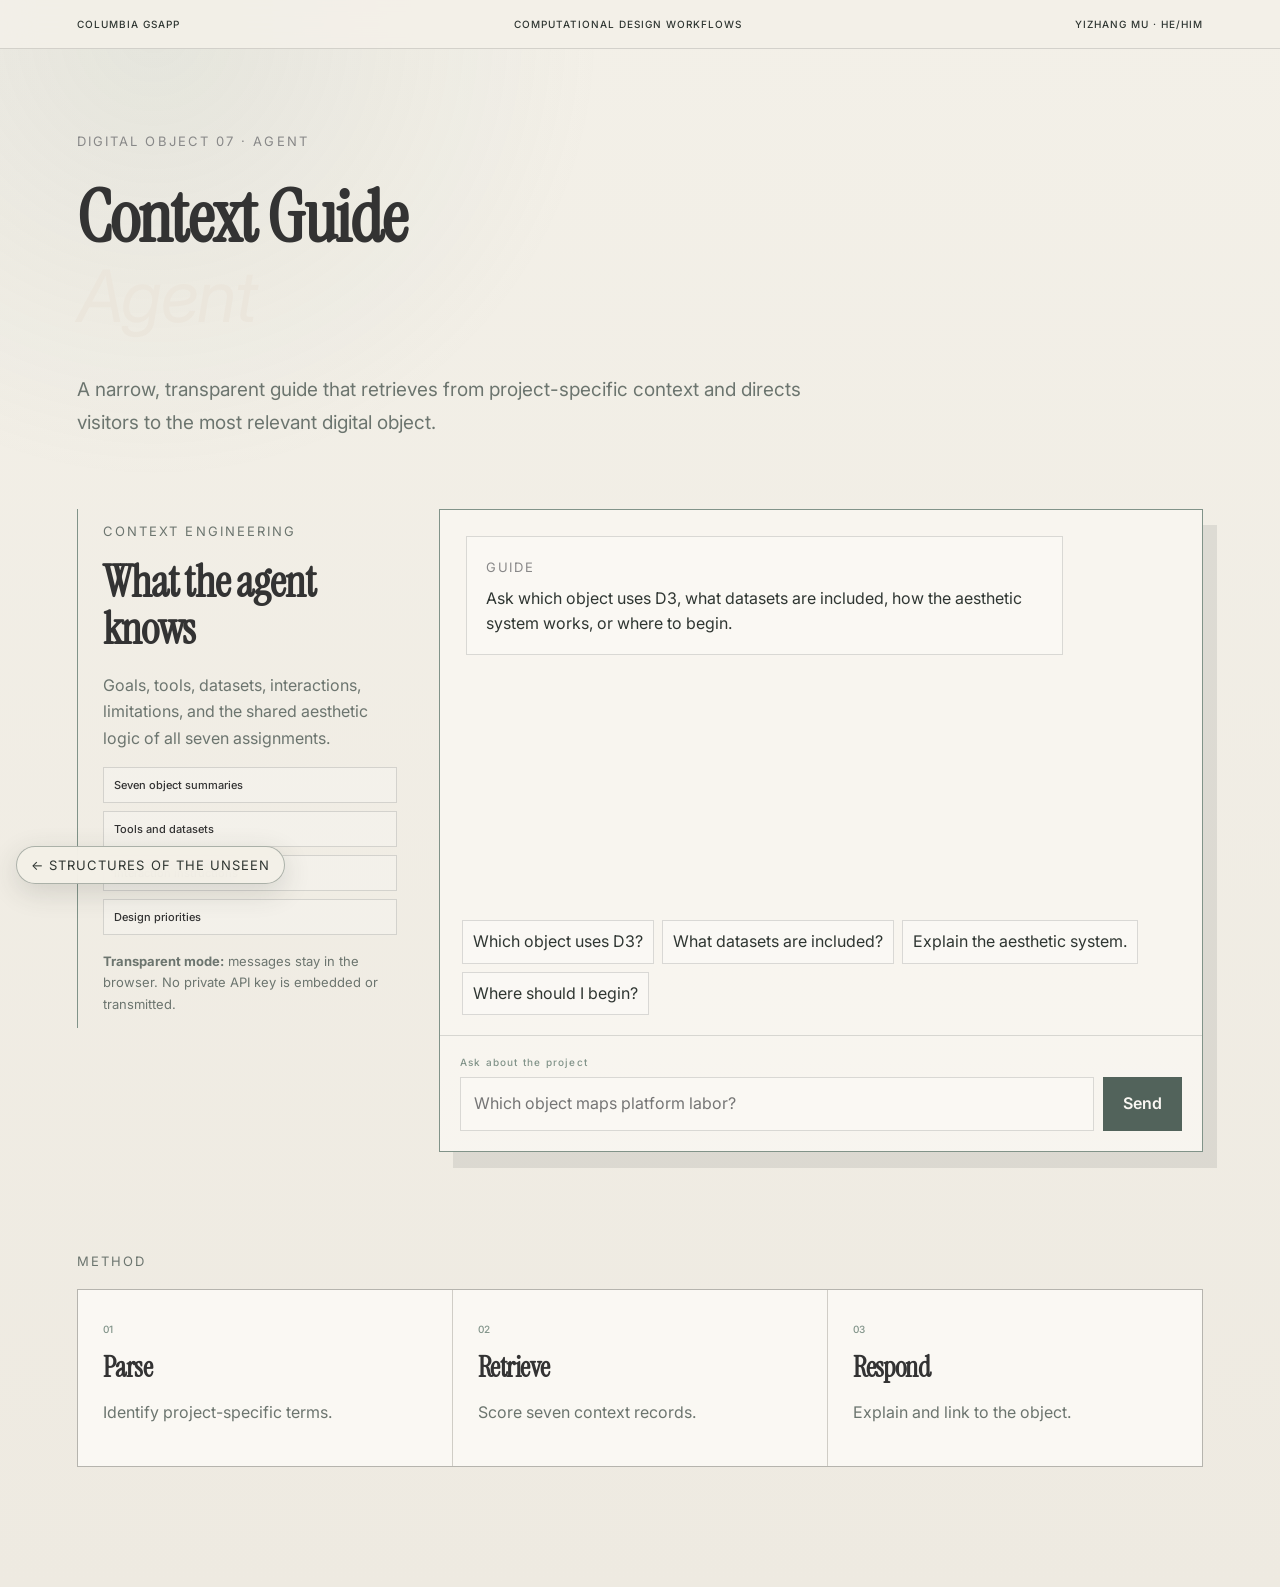
<file: objects/07-agent/index.html>
<!DOCTYPE html>

<html lang="en"><head><meta charset="utf-8"/><meta content="width=device-width,initial-scale=1" name="viewport"/><title>Context Guide Agent — Yizhang Mu</title><link href="https://fonts.googleapis.com" rel="preconnect"/><link crossorigin="" href="https://fonts.gstatic.com" rel="preconnect"/><link href="https://fonts.googleapis.com/css2?family=Instrument+Serif:ital@0;1&amp;family=Inter:wght@400;700&amp;display=swap" rel="stylesheet"/><link href="style.css" rel="stylesheet"/><link href="../../assets/quiet-theme.css" rel="stylesheet"/></head>
<body><header><span>Columbia GSAPP</span><span>Computational Design Workflows</span><span>Yizhang Mu · he/him</span></header><main><section class="hero"><p class="label">DIGITAL OBJECT 07 · AGENT</p><h1>Context Guide<br/><em>Agent</em></h1><p>A narrow, transparent guide that retrieves from project-specific context and directs visitors to the most relevant digital object.</p></section><section class="layout"><aside><p class="label">CONTEXT ENGINEERING</p><h2>What the agent knows</h2><p>Goals, tools, datasets, interactions, limitations, and the shared aesthetic logic of all seven assignments.</p><ul><li>Seven object summaries</li><li>Tools and datasets</li><li>Interaction instructions</li><li>Design priorities</li></ul><p class="note"><strong>Transparent mode:</strong> messages stay in the browser. No private API key is embedded or transmitted.</p></aside><section class="chat"><div class="messages" id="messages"><article class="bot"><small>GUIDE</small><p>Ask which object uses D3, what datasets are included, how the aesthetic system works, or where to begin.</p></article></div><div class="prompts"><button>Which object uses D3?</button><button>What datasets are included?</button><button>Explain the aesthetic system.</button><button>Where should I begin?</button></div><form id="form"><label for="input">Ask about the project</label><div><input id="input" maxlength="300" placeholder="Which object maps platform labor?"/><button>Send</button></div></form></section></section><section class="method"><p class="label">METHOD</p><div><article><span>01</span><h3>Parse</h3><p>Identify project-specific terms.</p></article><article><span>02</span><h3>Retrieve</h3><p>Score seven context records.</p></article><article><span>03</span><h3>Respond</h3><p>Explain and link to the object.</p></article></div></section></main><script src="agent.js"></script><script src="../../assets/object-nav.js"></script></body></html>
</file>
<file: styles.css>
:root{--deep:#0f1715;--paper:#efe2c5;--old:#d7c19b;--ink:#3a2a23;--red:#9b322d;--brass:#a67c3a;--leaf:#425f52;--muted:#cbb891;--line:rgba(239,226,197,.18)}*{box-sizing:border-box}html{scroll-behavior:smooth}body{margin:0;background:linear-gradient(#0f1715,#080b0a);color:var(--paper);font-family:Inter,-apple-system,"Segoe UI",sans-serif}body:before{content:"";position:fixed;inset:0;pointer-events:none;background-image:radial-gradient(circle,rgba(239,226,197,.1) 0 1px,transparent 1.5px);background-size:27px 27px;opacity:.08;z-index:99}.topbar{position:sticky;top:0;z-index:90;display:grid;grid-template-columns:1fr auto 1fr;align-items:center;padding:17px 5vw;background:rgba(9,13,12,.86);backdrop-filter:blur(16px);border-bottom:1px solid rgba(166,124,58,.27);font:500 10px Inter;letter-spacing:.13em;text-transform:uppercase}.topbar a{color:var(--paper);text-decoration:none}.topbar nav{display:flex;gap:24px}.topbar nav a{color:var(--muted)}.topbar>a:last-child{justify-self:end}.hero{min-height:calc(100vh - 52px);padding:78px 6vw 55px;display:flex;flex-direction:column;justify-content:center;background:radial-gradient(circle at 75% 23%,rgba(239,226,197,.5),transparent 23%),radial-gradient(circle at 18% 78%,rgba(155,50,45,.26),transparent 28%),linear-gradient(135deg,#efe2c5,#c5a066 42%,#10231e);color:var(--ink);border-bottom:1px solid var(--brass)}.meta,.index,.type{font:500 10px Inter;letter-spacing:.15em;text-transform:uppercase}.hero h1{font:500 clamp(90px,15vw,210px)/.65 "Instrument Serif";letter-spacing:-.065em;margin:42px 0 55px}.hero h1 em{font-weight:400;color:var(--red)}.hero-bottom{display:grid;grid-template-columns:minmax(0,760px) 1fr;gap:50px;align-items:end}.hero-bottom>p{font:400 clamp(25px,3vw,42px)/1.12 "Instrument Serif";margin:0}.hero-bottom>div{justify-self:end;display:grid;gap:8px;text-align:right;font:500 10px Inter;letter-spacing:.12em}.enter{margin-top:55px;align-self:flex-start;color:var(--ink);text-decoration:none;border-bottom:1px solid var(--ink);padding-bottom:5px;font:500 10px Inter;letter-spacing:.12em}.section{display:grid;grid-template-columns:220px 1fr;gap:50px;padding:105px 6vw;border-bottom:1px solid var(--line)}.index,.type{color:var(--brass)}h2,h3{font-family:"Instrument Serif";font-weight:500}.section h2,.heading h2{font-size:clamp(50px,7vw,105px);line-height:.88;letter-spacing:-.045em;margin:0 0 28px}.section>div>p{max-width:850px;color:var(--muted);font-size:18px;line-height:1.75}.objects{padding:105px 6vw}.heading{display:grid;grid-template-columns:220px 1fr;gap:50px;margin-bottom:50px}.objects article{display:grid;grid-template-columns:75px 1fr minmax(280px,38%);gap:34px;padding:55px 0;border-top:1px solid var(--line);align-items:center}.objects article:last-child{border-bottom:1px solid var(--line)}.objects article>b{align-self:start;color:var(--brass);font:400 40px "Instrument Serif"}.objects h3{font-size:clamp(42px,5vw,73px);line-height:.94;letter-spacing:-.035em;margin:0 0 23px}.objects article>div>p:not(.type){max-width:780px;color:var(--muted);line-height:1.65;margin:9px 0}.objects article>div>p strong{color:var(--paper)}.actions{display:flex;gap:10px;flex-wrap:wrap;margin-top:26px}.actions button,.actions a{border:1px solid rgba(166,124,58,.72);background:transparent;color:var(--paper);padding:10px 14px;text-decoration:none;font:500 10px Inter;letter-spacing:.1em;text-transform:uppercase;cursor:pointer}.actions button:hover,.actions a:hover{background:var(--paper);color:var(--ink)}figure{margin:0;height:290px;border:1px solid rgba(166,124,58,.75);position:relative;overflow:hidden;background:#111a17;box-shadow:15px 17px 0 rgba(0,0,0,.26)}.v2d{background:linear-gradient(135deg,#9fb5b2,#78908c)}.v2d:before{content:"";position:absolute;left:39%;top:-10%;width:105px;height:190px;background:var(--red);border-radius:60% 45%;transform:rotate(25deg);box-shadow:-78px 80px 0 -18px #81272d,88px 75px 0 -22px #aa4039}.v2d i{position:absolute;left:49%;top:45%;height:155px;width:1px;background:var(--ink);box-shadow:-68px 8px 0 var(--ink),70px -3px 0 var(--ink)}.v2d span{position:absolute;bottom:18px;left:18px;color:var(--ink);font:500 9px Inter;letter-spacing:.1em}.v3d{background:radial-gradient(circle at 50% 48%,#e6bc78 0 4%,rgba(166,124,58,.25) 5% 12%,transparent 13%),#0f1715}.v3d:before,.v3d:after{content:"";position:absolute;inset:16%;border:1px solid rgba(239,226,197,.25);border-radius:50%;transform:rotate(18deg)}.v3d:after{inset:27% 10%;transform:rotate(-25deg)}.v3d i,.v3d span{position:absolute;left:48%;top:45%;width:20px;height:13px;background:var(--paper);box-shadow:70px 40px 0 var(--old),-85px 65px 0 var(--paper),35px -65px 0 var(--old),-58px -38px 0 var(--paper)}.v3d span{left:24%;top:30%;transform:rotate(35deg)}.vtime{display:flex;align-items:flex-end;gap:12px;padding:28px;background:#111917}.vtime:before{content:"1923 — 2024";position:absolute;top:18px;left:22px;color:var(--muted);font:500 9px Inter}.vtime i{flex:1;background:var(--brass);height:30%}.vtime i:nth-child(2){height:58%;background:var(--paper)}.vtime i:nth-child(3){height:75%;background:var(--red)}.vtime i:nth-child(4){height:44%;background:var(--leaf)}.vtime i:nth-child(5){height:88%;background:var(--old)}.vnetwork{background:radial-gradient(circle,rgba(155,50,45,.25),transparent 38%),#101715}.vnetwork:before,.vnetwork:after,.vnetwork span{content:"";position:absolute;height:1px;width:60%;left:20%;top:48%;background:rgba(239,226,197,.42);transform:rotate(18deg)}.vnetwork:after{top:62%;transform:rotate(-23deg)}.vnetwork span{left:30%;top:25%;width:55%;transform:rotate(55deg)}.vnetwork i{position:absolute;width:22px;height:22px;border-radius:50%;background:var(--paper)}.vnetwork i:nth-child(1){left:46%;top:42%;width:42px;height:42px;background:var(--red)}.vnetwork i:nth-child(2){left:18%;top:27%}.vnetwork i:nth-child(3){right:18%;top:25%;background:var(--brass)}.vnetwork i:nth-child(4){left:28%;bottom:20%;background:var(--leaf)}.vmap{background:linear-gradient(20deg,rgba(66,95,82,.86),rgba(15,23,21,.96)),repeating-linear-gradient(55deg,transparent 0 22px,rgba(239,226,197,.18) 23px 24px)}.vmap:before,.vmap:after{content:"";position:absolute;border:2px solid var(--brass);border-radius:50%;left:50%;top:50%;transform:translate(-50%,-50%)}.vmap:before{width:145px;height:145px}.vmap:after{width:235px;height:235px;border-color:rgba(239,226,197,.3)}.vmap i{position:absolute;left:52%;top:44%;width:14px;height:14px;border-radius:50%;background:var(--red);box-shadow:55px 65px 0 #e4572e,-75px 48px 0 #276fbf,82px -42px 0 #dca62a,-52px -60px 0 #8a5a44}.vmap span{position:absolute;left:25%;top:-5%;height:115%;width:3px;background:var(--paper);transform:rotate(15deg);opacity:.55}.vpoll{padding:58px 28px 26px;display:grid;gap:17px;background:var(--paper)}.vpoll:before{content:"LIVE RESPONSES";position:absolute;top:20px;left:28px;color:var(--ink);font:500 9px Inter}.vpoll i{display:block;height:23px;background:var(--red);width:82%}.vpoll i:nth-child(2){background:var(--brass);width:63%}.vpoll i:nth-child(3){background:var(--leaf);width:46%}.vpoll i:nth-child(4){background:var(--old);width:29%}.vagent{padding:23px;background:linear-gradient(145deg,#15231e,#0b100e);font-family:Inter}.vagent small{color:var(--brass);letter-spacing:.15em}.vagent p{margin:40px 0 24px;background:var(--paper);color:var(--ink);padding:17px;font-size:12px}.vagent strong{display:block;background:var(--red);padding:14px;font-size:10px}.section ol{list-style:none;padding:0;margin:40px 0}.section li{display:grid;grid-template-columns:55px 1fr;gap:15px;padding:23px 0;border-top:1px solid var(--line)}.section li:last-child{border-bottom:1px solid var(--line)}.section li>span{color:var(--brass);font:500 10px Inter}.section li strong{font:500 31px "Instrument Serif"}.section li p{margin:7px 0 0!important;font-size:16px!important}.palette{display:grid;grid-template-columns:repeat(6,1fr);gap:8px}.palette i{height:115px;background:var(--c);padding:10px;display:flex;align-items:flex-end;color:white;font:500 8px Inter;letter-spacing:.08em}.palette i:nth-child(2),.palette i:nth-child(3){color:var(--ink)}.docs{display:flex;flex-wrap:wrap;gap:18px;margin-top:28px}.docs a{color:var(--paper);text-decoration:none;border-bottom:1px solid var(--brass);padding-bottom:5px;font:500 10px Inter}footer{padding:65px 6vw;background:var(--paper);color:var(--ink);display:grid;grid-template-columns:repeat(2,1fr);gap:25px}footer div{display:grid;gap:8px}footer small{font:500 9px Inter;letter-spacing:.13em}footer strong,footer a{font:500 24px "Instrument Serif";color:var(--ink);text-decoration:none}dialog{width:min(94vw,1400px);height:min(90vh,900px);padding:0;border:1px solid var(--brass);background:var(--deep);color:var(--paper)}dialog::backdrop{background:rgba(4,7,6,.86);backdrop-filter:blur(7px)}dialog header{height:50px;display:flex;justify-content:space-between;align-items:center;padding:0 15px;border-bottom:1px solid rgba(166,124,58,.4);font:500 10px Inter;letter-spacing:.12em;text-transform:uppercase}dialog header button{border:0;background:transparent;color:var(--paper);font-size:29px;cursor:pointer}dialog iframe{width:100%;height:calc(100% - 50px);border:0;background:white}@media(max-width:960px){.topbar{grid-template-columns:1fr auto}.topbar nav{display:none}.hero-bottom,.section,.heading{grid-template-columns:1fr}.hero-bottom>div{justify-self:start;text-align:left}.objects article{grid-template-columns:55px 1fr}.objects figure{grid-column:2}.palette{grid-template-columns:repeat(3,1fr)}footer{grid-template-columns:1fr}}@media(max-width:650px){.topbar>a:last-child{display:none}.hero h1{font-size:82px}.objects article{grid-template-columns:1fr}.objects figure{grid-column:1;height:235px}.palette{grid-template-columns:repeat(2,1fr)}.section h2,.heading h2{font-size:54px}}

/* ================================================================
   ORBITAL LANDING + REFINED TYPOGRAPHY
   The opening canvas is a quiet 3D-projected chapter directory.
   ================================================================ */

:root{
  --type-display:clamp(4rem,9.4vw,8.6rem);
  --type-section:clamp(2.75rem,5.7vw,5.4rem);
  --type-object:clamp(2.1rem,4.2vw,3.6rem);
  --type-body:1rem;
  --type-small:.72rem;
}

body{font-size:var(--type-body);line-height:1.55}

.site-loader{
  position:fixed;inset:0;z-index:9999;display:grid;place-content:center;gap:24px;
  background:#f3f0e8;color:#2f3632;transition:opacity .75s ease,visibility .75s ease;
}
body.is-loaded .site-loader{opacity:0;visibility:hidden;pointer-events:none}
.loader-orbit{position:relative;width:92px;height:92px;margin:auto;border:1px solid rgba(82,99,91,.22);border-radius:50%}
.loader-orbit::before,.loader-orbit::after{content:"";position:absolute;inset:12px;border:1px solid rgba(82,99,91,.32);border-radius:50%;transform:rotate(58deg) scaleY(.42)}
.loader-orbit::after{transform:rotate(-42deg) scaleY(.55)}
.loader-orbit i{position:absolute;left:50%;top:50%;width:8px;height:8px;margin:-4px;border-radius:50%;background:#52635b;transform-origin:4px 4px;animation:loader-orbit 1.45s linear infinite}
.loader-orbit i:nth-child(2){animation-delay:-.48s;background:#819389}.loader-orbit i:nth-child(3){animation-delay:-.96s;background:#9f796c}
.site-loader p{margin:0;font:500 .66rem Inter;letter-spacing:.16em;text-transform:uppercase}
.site-loader p span{display:inline-block;margin-right:10px;color:#52635b}
@keyframes loader-orbit{from{transform:rotate(0deg) translateX(42px)}to{transform:rotate(360deg) translateX(42px)}}

.orbital-hero{
  min-height:calc(100svh - 52px);padding:clamp(56px,7vw,96px) 6vw;
  display:grid;grid-template-columns:minmax(0,.82fr) minmax(480px,1.18fr);gap:clamp(40px,6vw,100px);
  align-items:center;overflow:hidden;
}
.hero-copy{position:relative;z-index:2;max-width:730px}
.orbital-hero .meta{margin:0 0 34px;font-size:.66rem;line-height:1.5}
.orbital-hero h1{
  margin:0;font:500 var(--type-display)/.78 "Instrument Serif";letter-spacing:-.055em;
  display:grid;width:min-content;
}
.orbital-hero h1 span,.orbital-hero h1 em{display:block;white-space:nowrap}
.orbital-hero h1 em{font-weight:400;padding-left:.55em}
.hero-statement{max-width:630px;margin:38px 0 0;font-size:clamp(1rem,1.35vw,1.2rem);line-height:1.72;color:#5f6963}
.hero-facts{display:flex;flex-wrap:wrap;gap:10px 20px;margin-top:30px;font:500 .64rem Inter;letter-spacing:.12em}
.hero-facts span{padding:8px 0;border-top:1px solid rgba(47,54,50,.24)}
.orbital-hero .enter{margin-top:38px;font-size:.65rem}

.sphere-stage{
  position:relative;min-height:min(76vh,760px);display:grid;grid-template-rows:auto minmax(360px,1fr) auto auto;
  align-items:stretch;padding:18px;border:1px solid rgba(82,99,91,.3);background:rgba(47,54,50,.96);
  box-shadow:18px 22px 0 rgba(47,54,50,.09);color:#f3f0e8;isolation:isolate;
}
.sphere-stage::before{content:"";position:absolute;inset:0;pointer-events:none;background:radial-gradient(circle at 50% 45%,rgba(129,147,137,.25),transparent 48%),linear-gradient(rgba(243,240,232,.03) 1px,transparent 1px),linear-gradient(90deg,rgba(243,240,232,.03) 1px,transparent 1px);background-size:auto,38px 38px,38px 38px;z-index:-1}
.sphere-heading{display:flex;justify-content:space-between;gap:20px;align-items:center;padding:5px 4px 15px;border-bottom:1px solid rgba(243,240,232,.14);font:500 .62rem Inter;letter-spacing:.12em;text-transform:uppercase}
.sphere-heading span{color:rgba(243,240,232,.55)}.sphere-heading strong{font-weight:500;color:#f3f0e8;text-align:right}
#chapter-sphere{display:block;width:100%;height:100%;min-height:380px;touch-action:none;cursor:grab}
#chapter-sphere.is-dragging{cursor:grabbing}
.sphere-labels{display:grid;grid-template-columns:repeat(7,minmax(0,1fr));border-top:1px solid rgba(243,240,232,.14);border-bottom:1px solid rgba(243,240,232,.14)}
.sphere-labels button{min-width:0;padding:12px 8px;border:0;border-right:1px solid rgba(243,240,232,.11);background:transparent;color:rgba(243,240,232,.54);font:500 .55rem/1.35 Inter;text-align:left;text-transform:uppercase;cursor:pointer;transition:background .25s ease,color .25s ease}
.sphere-labels button:last-child{border-right:0}.sphere-labels button span{display:block;margin-bottom:6px;font-size:.66rem;color:#aebdb5}
.sphere-labels button:hover,.sphere-labels button.is-active{background:rgba(243,240,232,.09);color:#f3f0e8}.sphere-labels button.is-active span{color:#d7b0a3}
.sphere-hint{margin:0;padding:13px 4px 0;color:rgba(243,240,232,.5);font:500 .56rem Inter;letter-spacing:.11em;text-transform:uppercase;text-align:center}

/* Calmer, more readable global hierarchy */
.section,.objects{padding-top:clamp(72px,8vw,105px);padding-bottom:clamp(72px,8vw,105px)}
.section{grid-template-columns:170px minmax(0,1fr);gap:clamp(32px,5vw,70px)}
.heading{grid-template-columns:170px minmax(0,1fr);gap:clamp(32px,5vw,70px)}
.section h2,.heading h2{font-size:var(--type-section);line-height:.94;letter-spacing:-.035em;max-width:1060px}
.section>div>p{font-size:clamp(1rem,1.25vw,1.1rem);line-height:1.72}
.objects article{grid-template-columns:58px minmax(0,1fr) minmax(270px,35%);gap:clamp(24px,3vw,48px);padding:clamp(42px,5vw,64px) 0;scroll-margin-top:76px}
.objects article>b{font-size:2rem}
.objects h3{font-size:var(--type-object);line-height:.98;letter-spacing:-.025em;margin-bottom:18px}
.objects article>div>p:not(.type){font-size:clamp(.96rem,1.15vw,1.05rem);line-height:1.7}
.meta,.index,.type{font-size:.65rem;line-height:1.5}
figure{height:clamp(235px,25vw,310px)}
.section li strong{font-size:clamp(1.55rem,2.4vw,2.05rem)}
footer strong,footer a{font-size:clamp(1.25rem,2vw,1.65rem)}

/* Scroll reveal: motion supports hierarchy without competing with content. */
.js .reveal-item{opacity:0;transform:translateY(30px);transition:opacity .8s cubic-bezier(.2,.72,.25,1),transform .8s cubic-bezier(.2,.72,.25,1)}
.js .reveal-item.is-visible{opacity:1;transform:none}
.objects article.is-sphere-target{background:linear-gradient(90deg,rgba(129,147,137,.10),transparent 70%)}

@media(max-width:1100px){
  .orbital-hero{grid-template-columns:1fr;min-height:auto}
  .hero-copy{max-width:860px}.sphere-stage{min-height:680px}
}
@media(max-width:960px){
  .objects article{grid-template-columns:46px minmax(0,1fr)}
  .objects figure{grid-column:2}.section,.heading{grid-template-columns:1fr}
}
@media(max-width:760px){
  .orbital-hero{padding:54px 5vw 68px}.orbital-hero h1{font-size:clamp(3.8rem,19vw,6.2rem)}
  .sphere-stage{min-height:610px;padding:13px}.sphere-heading{align-items:flex-start;flex-direction:column}
  #chapter-sphere{min-height:360px}.sphere-labels{grid-template-columns:repeat(2,1fr)}
  .sphere-labels button{border-bottom:1px solid rgba(243,240,232,.11)}
  .sphere-labels button:nth-child(2n){border-right:0}.sphere-labels button:last-child{grid-column:1/-1}
  .objects article{grid-template-columns:1fr}.objects figure{grid-column:1}.objects article>b{font-size:1.5rem}
}
@media(prefers-reduced-motion:reduce){
  .site-loader{display:none}.js .reveal-item{opacity:1;transform:none}.loader-orbit i{animation:none}
}


/* Real project covers replace the previous symbolic thumbnail drawings. */
.objects article{grid-template-columns:64px minmax(0,1fr) minmax(360px,42%);}
.project-cover{
  position:relative;
  height:320px;
  margin:0;
  overflow:hidden;
  border:1px solid rgba(82,99,91,.28);
  border-radius:2px;
  background:#dfe5e0;
  box-shadow:none;
  isolation:isolate;
}
.project-cover::before{
  content:"";
  position:absolute;
  inset:0;
  z-index:1;
  pointer-events:none;
  background:linear-gradient(180deg,rgba(243,240,232,.02) 28%,rgba(47,54,50,.72) 100%);
}
.project-cover::after{
  content:"";
  position:absolute;
  inset:12px;
  z-index:2;
  pointer-events:none;
  border:1px solid rgba(243,240,232,.30);
}
.project-cover img{
  display:block;
  width:100%;
  height:100%;
  object-fit:cover;
  object-position:center;
  filter:saturate(.72) contrast(.94) brightness(1.02);
  transform:scale(1.01);
  transition:transform .55s cubic-bezier(.2,.7,.2,1),filter .55s ease;
}
.objects article:hover .project-cover img{
  transform:scale(1.045);
  filter:saturate(.84) contrast(.98) brightness(1.03);
}
.project-cover figcaption{
  position:absolute;
  left:24px;
  right:24px;
  bottom:21px;
  z-index:3;
  display:flex;
  align-items:flex-end;
  justify-content:space-between;
  gap:18px;
  color:#f7f4ed !important;
}
.project-cover figcaption span,
.project-cover figcaption strong{
  color:inherit !important;
  font-family:var(--font-body) !important;
  font-size:13px !important;
  font-weight:400 !important;
  line-height:1.35 !important;
  letter-spacing:.08em !important;
}
.project-cover figcaption strong{text-align:right;}
@media(max-width:1050px){
  .objects article{grid-template-columns:52px 1fr;}
  .project-cover{grid-column:2;height:360px;}
}
@media(max-width:700px){
  .objects article{grid-template-columns:1fr;gap:20px;}
  .objects article>b,.project-cover{grid-column:1;}
  .project-cover{height:260px;}
}


.project-cover .cover-art{
  display:block;
  width:100%;
  height:100%;
  transition:transform .55s cubic-bezier(.2,.7,.2,1),filter .55s ease;
}
.objects article:hover .project-cover .cover-art{
  transform:scale(1.028);
  filter:saturate(1.03) contrast(1.01);
}
.project-cover img{display:block !important;}

#object-01 .project-cover{background:#2B1D14;}
#object-01 .project-cover img{object-position:center;}


/* ===== top chapter navigation ===== */
.top-directory{position:sticky;top:52px;z-index:35;display:flex;gap:10px;overflow-x:auto;padding:10px 4vw 12px;background:rgba(243,240,232,.84);backdrop-filter:blur(12px);border-bottom:1px solid rgba(82,99,91,.14);scrollbar-width:none}
.top-directory::-webkit-scrollbar{display:none}
.top-directory a{flex:0 0 auto;display:flex;align-items:center;gap:10px;padding:9px 14px;border:1px solid rgba(82,99,91,.18);border-radius:999px;background:rgba(255,255,255,.58);color:#2f3632;text-decoration:none;font:500 .66rem/1 Inter;letter-spacing:.05em;text-transform:uppercase;transition:transform .25s ease,background .25s ease,border-color .25s ease, box-shadow .25s ease}
.top-directory a span{display:inline-grid;place-items:center;width:24px;height:24px;border-radius:50%;background:#52635b;color:#f3f0e8;font-size:.62rem;letter-spacing:.02em}
.top-directory a:hover{transform:translateY(-1px);background:#fff;border-color:rgba(82,99,91,.28);box-shadow:0 10px 20px rgba(47,54,50,.08)}

/* ===== more layered opening ===== */
body::before, body::after{content:"";position:fixed;z-index:-2;pointer-events:none;border-radius:50%;filter:blur(70px);opacity:.45;animation:drift 16s ease-in-out infinite alternate}
body::before{width:420px;height:420px;left:-120px;top:90px;background:radial-gradient(circle,#d8e1db 0%, rgba(216,225,219,0) 70%)}
body::after{width:360px;height:360px;right:-80px;top:380px;background:radial-gradient(circle,#e6ddd1 0%, rgba(230,221,209,0) 70%);animation-duration:20s}
.orbital-hero::before,.orbital-hero::after{content:"";position:absolute;pointer-events:none;z-index:0;border:1px solid rgba(82,99,91,.12);background:rgba(255,255,255,.22);backdrop-filter:blur(2px);box-shadow:0 20px 40px rgba(47,54,50,.05)}
.orbital-hero::before{width:180px;height:220px;left:2vw;top:14%;transform:rotate(-7deg);animation:floatCard 7.5s ease-in-out infinite}
.orbital-hero::after{width:150px;height:190px;right:44%;bottom:10%;transform:rotate(6deg);animation:floatCard 9s ease-in-out infinite reverse}
.hero-copy,.sphere-stage{position:relative;z-index:1}
.sphere-stage{box-shadow:24px 30px 0 rgba(47,54,50,.08),0 25px 70px rgba(47,54,50,.16)}
.sphere-stage::after{content:"";position:absolute;inset:18px;pointer-events:none;border:1px solid rgba(243,240,232,.08)}
@keyframes drift{0%{transform:translate3d(0,0,0)}100%{transform:translate3d(28px,-22px,0)}}
@keyframes floatCard{0%,100%{transform:translateY(0) rotate(-7deg)}50%{transform:translateY(-12px) rotate(-5deg)}}

/* ===== separated chapter buttons ===== */
.sphere-labels{display:flex;flex-wrap:wrap;gap:8px;padding:14px 0;border-top:1px solid rgba(243,240,232,.14);border-bottom:1px solid rgba(243,240,232,.14)}
.sphere-labels button{flex:1 1 calc(25% - 8px);min-width:120px;padding:12px 12px;border:1px solid rgba(243,240,232,.12);border-right:1px solid rgba(243,240,232,.12);border-radius:14px;background:rgba(243,240,232,.04);color:rgba(243,240,232,.6);font:500 .56rem/1.35 Inter;text-align:left;text-transform:uppercase;cursor:pointer;transition:transform .25s ease,background .25s ease,color .25s ease,border-color .25s ease}
.sphere-labels button:last-child{border-right:1px solid rgba(243,240,232,.12)}
.sphere-labels button:hover,.sphere-labels button.is-active{transform:translateY(-1px);background:rgba(243,240,232,.09);color:#f3f0e8;border-color:rgba(243,240,232,.22)}

/* ===== redesigned directory covers ===== */
.cover-editorial{background:linear-gradient(180deg,#f2eee6 0%,#dfe6e1 100%);}
.cover-editorial .cover-layout{position:absolute;inset:14px;z-index:3;border:1px solid rgba(243,240,232,.38);padding:22px;display:flex;flex-direction:column;justify-content:space-between;overflow:hidden}
.cover-editorial .cover-kicker{display:inline-block;align-self:flex-start;padding:7px 10px;border:1px solid rgba(47,54,50,.14);background:rgba(243,240,232,.64);font:500 .58rem/1 Inter;letter-spacing:.14em;text-transform:uppercase;color:#52635b}
.cover-editorial h4{margin:0;max-width:11ch;font:700 clamp(2rem,3vw,2.7rem)/.95 "Instrument Serif";letter-spacing:-.03em;color:#2f3632}
.cover-editorial p{margin:8px 0 0;max-width:25ch;font:400 .93rem/1.6 Inter;color:#55615a}
.cover-editorial .cover-ornament{position:absolute;inset:0;pointer-events:none}
.cover-editorial .cover-ornament i{position:absolute;display:block}
.cover-02{background:radial-gradient(circle at 58% 38%,rgba(129,147,137,.7),rgba(69,85,77,.96) 38%,#2f3632 100%)}
.cover-02 .cover-layout{border-color:rgba(243,240,232,.18)}
.cover-02 .cover-kicker,.cover-02 h4,.cover-02 p{color:#f3f0e8;background:none}
.cover-02 .cover-kicker{border-color:rgba(243,240,232,.2);background:rgba(243,240,232,.06)}
.cover-02 .cover-ornament i{border:1px solid rgba(243,240,232,.18);border-radius:50%}
.cover-02 .cover-ornament i:nth-child(1){width:420px;height:130px;left:140px;top:146px;transform:rotate(-18deg)}
.cover-02 .cover-ornament i:nth-child(2){width:320px;height:190px;left:214px;top:90px;transform:rotate(28deg)}
.cover-02 .cover-ornament i:nth-child(3){width:220px;height:270px;left:274px;top:64px;transform:rotate(60deg)}
.cover-02 .cover-ornament i:nth-child(4){width:64px;height:64px;left:378px;top:182px;border-width:10px;border-color:rgba(243,240,232,.75);background:rgba(243,240,232,.08)}
.cover-02 .cover-ornament i:nth-child(5){width:10px;height:10px;left:408px;top:212px;border-radius:50%;background:#9f796c;border:0;box-shadow:-230px -86px 0 #d7e0da,148px -68px 0 #d7e0da,184px 75px 0 #d7e0da,-174px 116px 0 #d7e0da}
.cover-03{background:linear-gradient(180deg,#f4f1e9 0%,#ebe6dc 100%)}
.cover-03 .cover-ornament{background:linear-gradient(rgba(47,54,50,.08) 1px,transparent 1px) 0 0/100% 56px,linear-gradient(90deg,rgba(47,54,50,.05) 1px,transparent 1px) 0 0/72px 100%}
.cover-03 .cover-ornament i{height:4px;border-radius:999px;background:#52635b;transform-origin:left center}
.cover-03 .cover-ornament i:nth-child(1){width:260px;left:82px;top:270px;transform:rotate(-14deg)}
.cover-03 .cover-ornament i:nth-child(2){width:180px;left:322px;top:226px;transform:rotate(9deg);background:#9f796c;height:3px}
.cover-03 .cover-ornament i:nth-child(3){width:210px;left:470px;top:178px;transform:rotate(-18deg)}
.cover-03 .cover-ornament i:nth-child(4){width:14px;height:14px;left:332px;top:219px;border-radius:50%;background:#52635b;box-shadow:-196px 49px 0 #52635b,181px 2px 0 #9f796c,205px -41px 0 #52635b}
.cover-03 .cover-ornament i:nth-child(5){width:164px;height:112px;right:28px;bottom:28px;border:1px solid rgba(47,54,50,.14);background:rgba(255,255,255,.56)}
.cover-04{background:linear-gradient(180deg,#e7ede8 0%,#d7dfda 100%)}
.cover-04 .cover-ornament::before{content:"";position:absolute;left:168px;top:162px;width:290px;height:2px;background:rgba(82,99,91,.45);transform:rotate(27deg);box-shadow:120px -78px 0 rgba(82,99,91,.45),120px 78px 0 rgba(82,99,91,.45),0 114px 0 rgba(82,99,91,.45),0 -114px 0 rgba(82,99,91,.45)}
.cover-04 .cover-ornament i{width:18px;height:18px;border-radius:50%;background:#f8f6f0;border:2px solid #52635b}
.cover-04 .cover-ornament i:nth-child(1){left:152px;top:140px}.cover-04 .cover-ornament i:nth-child(2){left:494px;top:124px}.cover-04 .cover-ornament i:nth-child(3){left:192px;top:314px}.cover-04 .cover-ornament i:nth-child(4){left:534px;top:298px}.cover-04 .cover-ornament i:nth-child(5){left:322px;top:74px}.cover-04 .cover-ornament i:nth-child(6){left:340px;top:364px}
.cover-05{background:linear-gradient(180deg,#dfe6e1 0%,#cfd8d2 100%)}
.cover-05 .cover-ornament::before{content:"";position:absolute;inset:0;background:linear-gradient(112deg,rgba(243,240,232,.9) 0 1.2%,transparent 1.2% 14%,rgba(243,240,232,.9) 14% 15.2%,transparent 15.2% 27%,rgba(243,240,232,.9) 27% 28.2%,transparent 28.2% 40%,rgba(243,240,232,.9) 40% 41.2%,transparent 41.2% 100%);opacity:.42}
.cover-05 .cover-ornament i{border:2px solid rgba(82,99,91,.7);border-radius:50%}
.cover-05 .cover-ornament i:nth-child(1){width:120px;height:120px;left:364px;top:154px}.cover-05 .cover-ornament i:nth-child(2){width:240px;height:240px;left:304px;top:94px;opacity:.76}.cover-05 .cover-ornament i:nth-child(3){width:360px;height:360px;left:244px;top:34px;opacity:.5}.cover-05 .cover-ornament i:nth-child(4){width:14px;height:14px;left:418px;top:208px;background:#9f796c;border:0;border-radius:50%;box-shadow:-82px -48px 0 #9f796c,91px -20px 0 #9f796c,122px 54px 0 #9f796c,-62px 88px 0 #9f796c}
.cover-05 .cover-ornament i:nth-child(5){display:none}
.cover-06{background:linear-gradient(180deg,#f4f1e9 0%,#ece5da 100%)}
.cover-06 .cover-ornament i{left:96px;height:18px;border-radius:999px;background:#e2ddd3}
.cover-06 .cover-ornament i:nth-child(1){top:142px;width:430px}.cover-06 .cover-ornament i:nth-child(2){top:142px;width:302px;background:#52635b}.cover-06 .cover-ornament i:nth-child(3){top:198px;width:430px}.cover-06 .cover-ornament i:nth-child(4){top:198px;width:242px;background:#819389}.cover-06 .cover-ornament i:nth-child(5){top:254px;width:430px}.cover-06 .cover-ornament i:nth-child(6){top:254px;width:172px;background:#9f796c}
.cover-07{background:linear-gradient(180deg,#e8eee9 0%,#dbe4de 100%)}
.cover-07 .cover-ornament i{border-radius:14px}
.cover-07 .cover-ornament i:nth-child(1){width:286px;height:68px;left:88px;top:128px;background:#e5e0d7}.cover-07 .cover-ornament i:nth-child(2){width:340px;height:84px;right:86px;top:224px;background:#52635b}.cover-07 .cover-ornament i:nth-child(3){width:88px;height:12px;left:116px;top:154px;background:#6d746f}.cover-07 .cover-ornament i:nth-child(4){width:190px;height:12px;right:210px;top:254px;background:#f3f0e8}.cover-07 .cover-ornament i:nth-child(5){width:138px;height:12px;right:260px;top:278px;background:rgba(243,240,232,.75)}

/* sublte card stagger and spacing */
.objects article{border-top:1px solid rgba(82,99,91,.12)}
.objects article+article{margin-top:12px}

@media(max-width:900px){.top-directory{top:52px}.sphere-labels button{flex:1 1 calc(50% - 8px)}.cover-editorial h4{max-width:none}}
@media(max-width:700px){.top-directory{padding-inline:5vw}.top-directory a{padding:8px 12px;font-size:.62rem}.sphere-labels button{flex:1 1 calc(50% - 8px);min-width:unset}.cover-editorial .cover-layout{padding:18px}.cover-editorial h4{font-size:1.9rem}}


/* ===== final polish: cover text should never be blocked ===== */
.project-cover figcaption{
  left:16px;
  right:auto;
  bottom:16px;
  display:inline-flex;
  align-items:center;
  justify-content:flex-start;
  gap:12px;
  max-width:calc(100% - 32px);
  padding:10px 14px;
  background:rgba(47,54,50,.78);
  backdrop-filter:blur(10px);
  border:1px solid rgba(243,240,232,.16);
  border-radius:999px;
  box-shadow:0 12px 28px rgba(0,0,0,.14);
}
.project-cover figcaption span,
.project-cover figcaption strong{
  white-space:nowrap;
  overflow:hidden;
  text-overflow:ellipsis;
}
.project-cover figcaption strong{
  text-align:left;
  max-width:min(34ch, 60vw);
}
.cover-editorial .cover-layout{
  padding-bottom:88px;
}
.cover-editorial h4{
  max-width:13ch;
}
.cover-editorial p{
  max-width:30ch;
}
@media(max-width:700px){
  .project-cover figcaption{
    max-width:calc(100% - 24px);
    left:12px;
    bottom:12px;
    gap:8px;
    padding:8px 10px;
    border-radius:18px;
  }
  .project-cover figcaption span,
  .project-cover figcaption strong{font-size:11px !important;}
  .project-cover figcaption strong{max-width:20ch;}
  .cover-editorial .cover-layout{padding:16px 16px 76px;}
  .cover-editorial h4{font-size:1.7rem;}
  .cover-editorial p{font-size:.86rem;line-height:1.5;max-width:24ch;}
}


/* ===== header identity refinement ===== */
.topbar .site-name,
.topbar .institution{
  color:var(--paper);
  font:400 10px/1 Inter,-apple-system,"Segoe UI",sans-serif;
  letter-spacing:.14em;
  text-transform:uppercase;
  white-space:nowrap;
}
.topbar .site-name{justify-self:start;}
.topbar .institution{justify-self:end;}
@media(max-width:960px){
  .topbar{grid-template-columns:1fr 1fr;}
  .topbar nav{display:none;}
  .topbar .institution{display:block;}
}
@media(max-width:520px){
  .topbar{padding-left:4vw;padding-right:4vw;}
  .topbar .site-name,.topbar .institution{font-size:9px;letter-spacing:.1em;}
}


/* Header brand refinement */
.topbar .site-name{
  text-transform:none !important;
  font-weight:400 !important;
  color:var(--quiet-ink,#2f3632) !important;
  letter-spacing:.04em !important;
}
.topbar .institution{visibility:hidden;}


/* final visible header identity */
.topbar .site-name{
  color:#2f3632 !important;
  font-family:Inter,-apple-system,"Segoe UI",sans-serif !important;
  font-size:10px !important;
  font-weight:400 !important;
  line-height:1 !important;
  letter-spacing:.04em !important;
  text-transform:none !important;
  opacity:1 !important;
  visibility:visible !important;
}


/* final header match: identity uses the same typographic system as the top Objects link */
.topbar .site-name{
  font-family:Inter,-apple-system,"Segoe UI",sans-serif !important;
  font-size:10px !important;
  font-weight:500 !important;
  line-height:1 !important;
  letter-spacing:.13em !important;
  text-transform:none !important;
  color:var(--muted) !important;
}


/* exact header typography match with Objects */
.topbar .site-name{
  font-family:Inter,-apple-system,"Segoe UI",sans-serif !important;
  font-size:10px !important;
  font-weight:500 !important;
  line-height:normal !important;
  letter-spacing:.13em !important;
  color:var(--muted) !important;
  text-decoration:none !important;
  text-transform:none !important;
}
.topbar nav a{
  font-family:Inter,-apple-system,"Segoe UI",sans-serif !important;
  font-size:10px !important;
  font-weight:500 !important;
  line-height:normal !important;
  letter-spacing:.13em !important;
}
</file>
<file: assets/quiet-theme.css>
/*
  Unified quiet palette for the final website.
  Loaded after each object's local stylesheet so the seven exercises retain
  their layouts and interactions while sharing one restrained visual system.
*/
:root{
  --quiet-paper:#f3f0e8;
  --quiet-paper-2:#ebe6dc;
  --quiet-surface:#faf8f3;
  --quiet-stone:#d4cdc1;
  --quiet-sage:#819389;
  --quiet-sage-dark:#52635b;
  --quiet-clay:#9f796c;
  --quiet-ink:#2f3632;
  --quiet-muted:#6c756f;
  --quiet-line:rgba(47,54,50,.16);

  /* Shared aliases used by the seven object stylesheets */
  --bg:var(--quiet-paper);
  --paper:var(--quiet-paper);
  --paper-strong:var(--quiet-surface);
  --old:var(--quiet-paper-2);
  --old-paper:var(--quiet-paper-2);
  --ink:var(--quiet-ink);
  --text:var(--quiet-ink);
  --muted:var(--quiet-muted);
  --soft:#647069;
  --deep:var(--quiet-ink);
  --deep2:#445149;
  --surface:var(--quiet-surface);
  --surface-2:var(--quiet-paper-2);
  --line:var(--quiet-line);
  --line-strong:rgba(47,54,50,.28);
  --grid:rgba(47,54,50,.09);
  --accent:var(--quiet-sage-dark);
  --accent-soft:#dfe6e1;
  --brass:var(--quiet-sage);
  --leaf:var(--quiet-sage-dark);
  --green:var(--quiet-sage-dark);
  --teal:#aab8b0;
  --red:var(--quiet-clay);
  --flower:#a77e70;
  --control:#667b70;
  --data:#82968c;
  --exchange:#98a9a1;
  --governance:#aea28f;
  --collective:#9d8985;
  --outcome:#a8b0ab;
  --lime:#b8c4bd;
  --orange:var(--quiet-clay);
  --blue:#758c84;
  --violet:#8f8c91;
  --yellow:#aaa08d;
  --rose:#a18783;
  --white:var(--quiet-surface);
  --success:#607a6c;
  --danger:#9b756a;
  --border:var(--quiet-line);
  --shadow:0 18px 50px rgba(47,54,50,.12);
}

html{background:var(--quiet-paper)}
body{
  background:
    radial-gradient(circle at 12% 2%,rgba(129,147,137,.12),transparent 28rem),
    linear-gradient(180deg,var(--quiet-paper) 0%,#eeeae1 100%) !important;
  color:var(--quiet-ink) !important;
}
body::before{
  opacity:.045 !important;
  mix-blend-mode:multiply !important;
  background-image:radial-gradient(circle,rgba(47,54,50,.20) 0 1px,transparent 1.35px) !important;
  background-size:31px 31px !important;
}

a{color:var(--quiet-sage-dark)}

/* Shared navigation */
.topbar,.nav,.site-header,body>header{
  background:rgba(243,240,232,.91) !important;
  color:var(--quiet-ink) !important;
  border-color:var(--quiet-line) !important;
  box-shadow:none !important;
  backdrop-filter:blur(16px) !important;
}
.topbar a,.topbar nav a,.nav a,.nav strong,.site-header,.site-header a,body>header a,
.brand,.course,.author{color:var(--quiet-ink) !important}
.topbar nav a,.course span{color:var(--quiet-muted) !important}

/* Root portfolio */
body>.topbar + main .hero,
body>main#top .hero{
  color:var(--quiet-ink) !important;
  background:
    radial-gradient(circle at 78% 22%,rgba(255,255,255,.58),transparent 25%),
    linear-gradient(135deg,#f6f3ec 0%,#e8e3d9 58%,#c8d2cc 100%) !important;
  border-color:var(--quiet-line) !important;
}
body>main#top .hero h1 em{color:var(--quiet-sage-dark) !important}
body>main#top .enter{color:var(--quiet-ink) !important;border-color:var(--quiet-ink) !important}
body>main#top .index,body>main#top .type{color:var(--quiet-sage-dark) !important}
body>main#top .section,
body>main#top .objects article{border-color:var(--quiet-line) !important}
body>main#top .section>div>p,
body>main#top .objects article>div>p:not(.type){color:var(--quiet-muted) !important}
body>main#top .objects article>div>p strong{color:var(--quiet-ink) !important}
body>main#top .objects article>b{color:var(--quiet-sage-dark) !important}
body>main#top .actions button,
body>main#top .actions a{
  border-color:var(--quiet-sage) !important;
  color:var(--quiet-ink) !important;
  background:rgba(255,255,255,.28) !important;
}
body>main#top .actions button:hover,
body>main#top .actions a:hover{background:var(--quiet-sage-dark) !important;color:var(--quiet-surface) !important}
body>main#top figure{
  border-color:rgba(82,99,91,.45) !important;
  box-shadow:12px 14px 0 rgba(47,54,50,.11) !important;
}
body>main#top .v2d{background:linear-gradient(135deg,#c9d3cd,#aab8b0) !important}
body>main#top .v2d::before{background:var(--quiet-clay) !important;box-shadow:-78px 80px 0 -18px #8d6d63,88px 75px 0 -22px #b08b7d !important}
body>main#top .v3d{background:radial-gradient(circle at 50% 48%,#d8cbb6 0 4%,rgba(129,147,137,.22) 5% 12%,transparent 13%),#34413b !important}
body>main#top .vtime{background:#e6e8e3 !important}
body>main#top .vtime i{background:#87998f !important}
body>main#top .vtime i:nth-child(2){background:#c4cec8 !important}
body>main#top .vtime i:nth-child(3){background:#9f796c !important}
body>main#top .vtime i:nth-child(4){background:#52635b !important}
body>main#top .vtime i:nth-child(5){background:#b3aa9c !important}
body>main#top .vnetwork{background:radial-gradient(circle,rgba(159,121,108,.18),transparent 38%),#34413b !important}
body>main#top .vmap{background:linear-gradient(20deg,rgba(82,99,91,.84),rgba(47,54,50,.96)),repeating-linear-gradient(55deg,transparent 0 22px,rgba(243,240,232,.16) 23px 24px) !important}
body>main#top .vpoll{background:var(--quiet-surface) !important}
body>main#top .vpoll i{background:#52635b !important}
body>main#top .vpoll i:nth-child(2){background:#7f9187 !important}
body>main#top .vpoll i:nth-child(3){background:#9f796c !important}
body>main#top .vpoll i:nth-child(4){background:#b0a797 !important}
body>main#top .vagent{background:linear-gradient(145deg,#52635b,#34413b) !important}
body>main#top .vagent p{background:var(--quiet-surface) !important;color:var(--quiet-ink) !important}
body>main#top .vagent strong{background:var(--quiet-clay) !important;color:var(--quiet-surface) !important}
body>main#top .palette i{border:1px solid rgba(47,54,50,.09)}
body>main#top .docs a{color:var(--quiet-ink) !important;border-color:var(--quiet-sage) !important}
body>footer{background:#dfe5e0 !important;color:var(--quiet-ink) !important}
body>footer strong,body>footer a{color:var(--quiet-ink) !important}
dialog{background:var(--quiet-surface) !important;color:var(--quiet-ink) !important;border-color:var(--quiet-sage) !important}
dialog header{background:var(--quiet-paper) !important;color:var(--quiet-ink) !important;border-color:var(--quiet-line) !important}
dialog header button{color:var(--quiet-ink) !important}

/* 2D and 3D spatial canvas shells */
.nav + .hero{
  color:var(--quiet-ink) !important;
  background:
    radial-gradient(circle at 72% 24%,rgba(255,255,255,.58),transparent 24%),
    linear-gradient(135deg,#f5f2eb 0%,#e4dfd5 64%,#c7d1cb 100%) !important;
  border-color:var(--quiet-line) !important;
}
.canvas-section{border-color:var(--quiet-line) !important}
.canvas-section aside{border-color:var(--quiet-sage) !important}
.canvas-section aside span{color:var(--quiet-sage-dark) !important}
.canvas-section aside p,.statement p{color:var(--quiet-muted) !important}
.canvas-box{
  border-color:rgba(82,99,91,.55) !important;
  background:#34413b !important;
  box-shadow:14px 16px 0 rgba(47,54,50,.10),0 32px 90px rgba(47,54,50,.12) !important;
}
.statement{background:rgba(129,147,137,.08) !important;border-color:var(--quiet-sage) !important}

/* Temporal structure */
.project-intro,.overview,.visual-section{border-color:var(--quiet-line) !important}
.project-title span{-webkit-text-stroke-color:var(--quiet-sage-dark) !important}
.d3-canvas,.important-note,.csv-modification{
  background:rgba(250,248,243,.92) !important;
  border-color:var(--quiet-line) !important;
  box-shadow:0 20px 58px rgba(47,54,50,.08) !important;
}
.important-note{box-shadow:inset 5px 0 0 var(--quiet-clay) !important}
.csv-modification{box-shadow:inset 5px 0 0 var(--quiet-sage) !important}
.tooltip{background:var(--quiet-ink) !important;color:var(--quiet-surface) !important}

/* Relational structure */
.viz-shell{
  background:rgba(250,248,243,.92) !important;
  border-color:var(--quiet-line) !important;
  box-shadow:0 30px 75px rgba(47,54,50,.12) !important;
}
.control-panel,.detail-panel{background:rgba(243,240,232,.97) !important;color:var(--quiet-ink) !important}
.canvas-wrap{background:#34413b !important}
.canvas-wrap::before{background-image:linear-gradient(rgba(243,240,232,.045) 1px,transparent 1px),linear-gradient(90deg,rgba(243,240,232,.045) 1px,transparent 1px) !important}
.filter-button,.panel-actions button,.connection-item{
  background:rgba(255,255,255,.32) !important;
  color:var(--quiet-ink) !important;
  border-color:var(--quiet-line) !important;
}
.filter-button:hover,.panel-actions button:hover{background:rgba(129,147,137,.14) !important;color:var(--quiet-ink) !important}
.node-label{fill:#f3f0e8 !important;stroke:#34413b !important}
.canvas-note{color:rgba(243,240,232,.58) !important}
.tooltip.visible,.tooltip{border-color:rgba(243,240,232,.18) !important}

/* Geospatial structure */
.panel{background:rgba(243,240,232,.93) !important;border-color:rgba(255,255,255,.68) !important;box-shadow:var(--shadow) !important}
.source-badge{background:rgba(255,255,255,.38) !important}
.mode-button,select,.text-button,#campus-view,#district-view,#presentation-mode{
  border-color:var(--quiet-line) !important;
}

/* Engagement component */
.poll-card{background:var(--quiet-surface) !important;border-color:var(--quiet-sage-dark) !important;box-shadow:10px 10px 0 rgba(82,99,91,.42) !important}
.vote-option{background:var(--quiet-surface) !important;color:var(--quiet-ink) !important}
.vote-option:hover:not(:disabled){background:var(--quiet-sage) !important;color:var(--quiet-surface) !important}
.vote-option.selected{background:var(--quiet-sage-dark) !important;color:var(--quiet-surface) !important}
.result-track{background:#e4e0d7 !important}
.result-track span{background:var(--quiet-sage) !important}

/* Agent */
.layout aside{border-color:var(--quiet-sage) !important}
.layout aside p,.hero>p:last-child,.method p{color:var(--quiet-muted) !important}
.layout aside li{border-color:var(--quiet-line) !important;background:rgba(255,255,255,.24) !important}
.chat{background:rgba(250,248,243,.78) !important;border-color:var(--quiet-sage) !important;box-shadow:14px 16px 0 rgba(47,54,50,.10) !important}
.messages .bot{background:var(--quiet-surface) !important;color:var(--quiet-ink) !important;border:1px solid var(--quiet-line)}
.messages .user{background:var(--quiet-sage-dark) !important;color:var(--quiet-surface) !important}
.messages .bot a{color:var(--quiet-sage-dark) !important}
.prompts button{color:var(--quiet-ink) !important;border-color:var(--quiet-line) !important;background:rgba(255,255,255,.3) !important}
form{border-color:var(--quiet-line) !important}
form input{background:var(--quiet-surface) !important;border-color:var(--quiet-line) !important;color:var(--quiet-ink) !important}
form button{background:var(--quiet-sage-dark) !important;color:var(--quiet-surface) !important}
.method>div{background:var(--quiet-line) !important;border-color:var(--quiet-line) !important}
.method article{background:var(--quiet-surface) !important}

@media (prefers-reduced-motion: reduce){
  *,*::before,*::after{animation-duration:.01ms !important;animation-iteration-count:1 !important;transition-duration:.01ms !important}
}


/* ================================================================
   Final site typography — one system across all seven digital objects
   ================================================================ */
:root{
  --font-heading:"Instrument Serif", serif;
  --font-body:Inter,-apple-system,"Segoe UI",sans-serif;
  --type-h1:64px;
  --type-h2:40px;
  --type-h3:24px;
  --type-body:16px;
  --type-caption:13px;
}

*,*::before,*::after{
  font-family:var(--font-body) !important;
}
html,body{
  font-family:var(--font-body) !important;
  font-size:var(--type-body) !important;
  font-weight:400 !important;
  line-height:1.6 !important;
}
body{color:#333 !important;}

h1,h2,h3,
.hero h1,.project-title,.title-panel h1,.title-panel h2,
.popup h3,.method h3,.section li strong,footer strong,footer a{
  font-family:var(--font-heading) !important;
  font-weight:700 !important;
  line-height:1.1 !important;
  letter-spacing:-.02em !important;
}
h1,.hero h1,.project-title{font-size:var(--type-h1) !important;}
h2,.section h2,.heading h2,.title-panel h2,.layout aside h2{font-size:var(--type-h2) !important;}
h3,.objects h3,.method h3,.popup h3{font-size:var(--type-h3) !important;}

p,li,button,input,select,textarea,label,a{
  font-family:var(--font-body) !important;
  font-size:var(--type-body);
  font-weight:400;
  line-height:1.6;
}
p{max-width:65ch;}
small,figcaption,.caption,.meta,.index,.type,.label,.eyebrow,
.status-indicator,.legend-focus,.popup-kicker,.source-badge,.course span,
.site-header,.topbar,.nav,.sphere-heading,.sphere-hint,.sphere-labels button,
.hero-facts,.actions a,.actions button,.docs a,footer small,dialog header,
.canvas-note,.input-hint,.project-meta,.project-subtitle{
  font-family:var(--font-body) !important;
  font-size:var(--type-caption) !important;
  font-weight:400 !important;
  line-height:1.45 !important;
  color:#888 !important;
}
button,input,select,textarea{font-family:var(--font-body) !important;}
code,pre,kbd,samp{font-family:var(--font-body) !important;}
svg text{font-family:var(--font-body) !important;}

@media(max-width:720px){
  h1,.hero h1,.project-title{font-size:48px !important;}
  h2,.section h2,.heading h2,.title-panel h2,.layout aside h2{font-size:34px !important;}
}


/* ================================================================
   FINAL LAYOUT REFINEMENT — STRUCTURES OF THE UNSEEN
   Responsive typography and separated chapter/object navigation.
   ================================================================ */
:root{
  --type-h1:clamp(52px,6vw,72px);
  --type-h2:clamp(34px,4vw,44px);
  --type-h3:clamp(22px,2.3vw,28px);
  --type-body:16px;
  --type-caption:13px;
}

h1,.hero h1,.project-title{
  font-size:var(--type-h1) !important;
  line-height:1.08 !important;
  letter-spacing:-.02em !important;
}
h2,.section h2,.heading h2,.title-panel h2,.layout aside h2{
  font-size:var(--type-h2) !important;
  line-height:1.08 !important;
}
h3,.objects h3,.method h3,.popup h3{
  font-size:var(--type-h3) !important;
  line-height:1.12 !important;
}
p,li,button,input,select,textarea,label,a{
  font-size:var(--type-body);
  line-height:1.6;
}

/* The landing title has its own three-line display rhythm. */
body>main#top .orbital-hero h1{
  font-size:clamp(58px,7.2vw,86px) !important;
  line-height:.88 !important;
  letter-spacing:-.025em !important;
  width:min-content;
}
body>main#top .orbital-hero h1 em{
  padding-left:.42em;
  font-weight:400 !important;
}
body>main#top .hero-copy{max-width:690px;}
body>main#top .hero-statement{
  max-width:58ch;
  font-size:17px !important;
  line-height:1.68 !important;
}
body>main#top .hero-facts{gap:10px 12px;}
body>main#top .hero-facts span{
  padding:8px 10px;
  border:1px solid rgba(47,54,50,.16);
  border-radius:4px;
}

/* Seven chapter controls are discrete tiles, not one continuous strip. */
body>main#top .sphere-labels{
  grid-template-columns:repeat(4,minmax(0,1fr));
  gap:8px;
  padding:10px 0 2px;
  border:0 !important;
}
body>main#top .sphere-labels button{
  min-height:70px;
  padding:12px 11px;
  border:1px solid rgba(243,240,232,.15) !important;
  border-radius:5px;
  background:rgba(243,240,232,.035) !important;
  color:rgba(243,240,232,.68) !important;
  text-align:left;
}
body>main#top .sphere-labels button span{
  margin-bottom:5px;
  color:#aebdb5 !important;
}
body>main#top .sphere-labels button:hover,
body>main#top .sphere-labels button.is-active{
  background:rgba(243,240,232,.11) !important;
  border-color:rgba(243,240,232,.32) !important;
  color:#f3f0e8 !important;
}
body>main#top .sphere-labels button.is-active span{color:#d7b0a3 !important;}

/* The object index is also separated into readable editorial cards. */
body>main#top .objects{padding-top:clamp(68px,7vw,96px);}
body>main#top .objects .heading{margin-bottom:30px;}
body>main#top .objects article{
  margin:0 0 16px;
  padding:clamp(28px,3.4vw,42px);
  border:1px solid rgba(47,54,50,.14) !important;
  border-radius:8px;
  background:rgba(250,248,243,.055);
  align-items:center;
}
body>main#top .objects article:last-child{border-bottom:1px solid rgba(47,54,50,.14) !important;}
body>main#top .objects article>b{
  font-size:28px !important;
  line-height:1;
}
body>main#top .objects h3{margin-bottom:16px;}
body>main#top .objects article>div>p:not(.type){
  max-width:62ch;
  font-size:16px !important;
  line-height:1.66 !important;
}
body>main#top .project-cover{
  border-radius:7px;
}
body>main#top .actions button,
body>main#top .actions a{
  border-radius:4px;
  padding:10px 14px;
}

/* Shared section geometry follows the refined scale. */
body>main#top .section,
body>main#top .objects{
  padding-left:clamp(24px,6vw,96px);
  padding-right:clamp(24px,6vw,96px);
}
body>main#top .section h2,
body>main#top .heading h2{max-width:22ch;}
body>main#top .section>div>p{max-width:65ch;}

@media(max-width:900px){
  body>main#top .sphere-labels{grid-template-columns:repeat(2,minmax(0,1fr));}
  body>main#top .objects article{padding:28px;}
}
@media(max-width:620px){
  body>main#top .orbital-hero h1{font-size:clamp(48px,15vw,64px) !important;}
  body>main#top .sphere-labels{gap:7px;}
  body>main#top .sphere-labels button{min-height:64px;padding:10px;}
  body>main#top .objects article{padding:22px;}
  h1,.hero h1,.project-title{font-size:48px !important;}
  h2,.section h2,.heading h2,.title-panel h2,.layout aside h2{font-size:32px !important;}
  h3,.objects h3,.method h3,.popup h3{font-size:22px !important;}
}
</file>
<file: objects/03-temporal-structure/style.css>
:root{
  --ivory:#f3f0e8;
  --mist:#ebe6dc;
  --stone:#d4cdc1;
  --sage:#819389;
  --deep-sage:#52635b;
  --charcoal:#2f3632;
  --clay:#9f796c;
  --line:rgba(47,54,50,.18);
  --quiet:rgba(47,54,50,.68);
  --paper:#f7f4ed;
}
*{box-sizing:border-box}
html{scroll-behavior:smooth}
body{margin:0;background:var(--ivory);color:var(--charcoal);font-family:Inter,-apple-system,"Segoe UI",sans-serif}
a{color:inherit}
.site-header{position:sticky;top:0;z-index:20;display:grid;grid-template-columns:1fr auto 1fr;align-items:center;padding:16px 4vw;border-bottom:1px solid var(--line);background:rgba(243,240,232,.9);backdrop-filter:blur(14px);font-family:Inter,-apple-system,"Segoe UI",sans-serif;font-size:11px;letter-spacing:.08em;text-transform:uppercase}
.site-header a{text-decoration:none}.site-header a:last-child{text-align:right}.site-header a:hover{color:var(--clay)}
main{overflow:hidden}.hero{min-height:88vh;padding:86px 7vw 72px;display:flex;flex-direction:column;justify-content:flex-end;border-bottom:1px solid var(--line);background:radial-gradient(circle at 82% 14%,rgba(129,147,137,.20),transparent 30%),linear-gradient(145deg,var(--paper),var(--ivory) 62%,var(--mist))}
.eyebrow,.kicker,.section-index{font-family:Inter,-apple-system,"Segoe UI",sans-serif;font-size:11px;letter-spacing:.16em;text-transform:uppercase;color:var(--deep-sage)}
.hero h1{margin:28px 0 46px;font-family:"Instrument Serif",serif;font-size:clamp(72px,12.5vw,176px);font-weight:500;line-height:.72;letter-spacing:-.065em}.hero h1 em{color:var(--deep-sage);font-weight:400}
.hero-copy{display:grid;grid-template-columns:minmax(0,720px) auto;gap:8vw;align-items:end}.hero-copy>p{margin:0;font-family:"Instrument Serif",serif;font-size:clamp(23px,2.4vw,36px);line-height:1.2}.hero-copy dl{display:flex;gap:32px;margin:0}.hero-copy dl div{border-left:1px solid var(--sage);padding-left:14px}.hero-copy dt{font-family:"Instrument Serif",serif;font-size:43px;line-height:1}.hero-copy dd{margin:5px 0 0;font-family:Inter,-apple-system,"Segoe UI",sans-serif;font-size:10px;letter-spacing:.09em;text-transform:uppercase;color:var(--quiet)}
.section-grid{display:grid;grid-template-columns:150px minmax(0,1fr);gap:38px;padding:88px 7vw;border-bottom:1px solid var(--line)}.section-index{margin:5px 0 0}.statement-grid{display:grid;grid-template-columns:repeat(2,minmax(0,1fr));gap:1px;background:var(--line);border:1px solid var(--line)}.statement-grid article{background:var(--ivory);padding:32px}.statement-grid h2{margin:0 0 15px;font-family:"Instrument Serif",serif;font-size:38px;font-weight:500}.statement-grid p{margin:0;color:var(--quiet);line-height:1.72}
.section-heading{display:flex;justify-content:space-between;gap:44px;align-items:end;margin-bottom:30px}.section-heading>p{max-width:430px;margin:0;color:var(--quiet);line-height:1.65}.section-heading h2,.reading h2,.data-notes h2{margin:7px 0 0;font-family:"Instrument Serif",serif;font-size:clamp(50px,6vw,88px);font-weight:500;line-height:.9;letter-spacing:-.035em}.kicker{margin:0}.summary-cards{display:grid;grid-template-columns:repeat(3,1fr);gap:12px}.summary-card{min-height:230px;padding:28px;border:1px solid var(--line);background:rgba(255,255,255,.22);display:flex;flex-direction:column;justify-content:space-between}.summary-card small{font-family:Inter,-apple-system,"Segoe UI",sans-serif;font-size:10px;letter-spacing:.12em;text-transform:uppercase;color:var(--quiet)}.summary-card strong{font-family:"Instrument Serif",serif;font-size:clamp(54px,6vw,82px);font-weight:500;line-height:.85}.summary-card p{margin:0;color:var(--quiet);line-height:1.5}.summary-card.positive strong{color:var(--deep-sage)}.summary-card.negative strong{color:var(--clay)}
.chart-section{background:var(--paper)}.compact-section{background:var(--mist)}.chart-heading{align-items:center}.metric-controls{display:flex;gap:6px;flex-wrap:wrap;justify-content:flex-end}.metric-controls button{border:1px solid var(--line);background:transparent;color:var(--charcoal);padding:10px 13px;font-family:Inter,-apple-system,"Segoe UI",sans-serif;font-size:10px;letter-spacing:.05em;text-transform:uppercase;cursor:pointer}.metric-controls button:hover,.metric-controls button.active{background:var(--deep-sage);border-color:var(--deep-sage);color:var(--ivory)}.instruction{margin:-8px 0 22px;color:var(--quiet);font-size:14px}.chart-frame{position:relative;width:100%;min-height:520px;border:1px solid var(--line);background:var(--ivory)}.chart-frame.small{min-height:300px}.chart-frame svg{display:block;width:100%;height:auto;overflow:visible}.metric-caption{display:flex;justify-content:space-between;gap:30px;padding:17px 0 0;color:var(--quiet);font-size:13px}.metric-caption strong{color:var(--charcoal)}
.axis text{font-family:Inter,-apple-system,"Segoe UI",sans-serif;font-size:10px;fill:var(--quiet)}.axis path,.axis line{stroke:rgba(47,54,50,.25)}.grid line{stroke:rgba(47,54,50,.10)}.grid path{display:none}.metric-line{fill:none;stroke:var(--deep-sage);stroke-width:2.4}.metric-area{fill:url(#metric-gradient)}.metric-dot{fill:var(--ivory);stroke:var(--deep-sage);stroke-width:2}.focus-line{stroke:var(--clay);stroke-width:1;stroke-dasharray:3 4}.focus-dot{fill:var(--clay);stroke:var(--ivory);stroke-width:3}.annotation-line{stroke:var(--quiet);stroke-width:1}.annotation-label{font-family:Inter,-apple-system,"Segoe UI",sans-serif;font-size:10px;fill:var(--charcoal)}.change-bar.positive{fill:var(--sage)}.change-bar.negative{fill:var(--clay)}.zero-line{stroke:var(--charcoal);stroke-width:1}.index-line{fill:none;stroke-width:2.2}.index-line.population{stroke:var(--deep-sage)}.index-line.consumption{stroke:var(--clay)}.index-line.percapita{stroke:var(--charcoal);stroke-dasharray:6 5}.index-dot{stroke:var(--ivory);stroke-width:2}.index-dot.population{fill:var(--deep-sage)}.index-dot.consumption{fill:var(--clay)}.index-dot.percapita{fill:var(--charcoal)}
.legend{display:flex;gap:26px;flex-wrap:wrap;margin-top:18px;font-family:Inter,-apple-system,"Segoe UI",sans-serif;font-size:10px;letter-spacing:.06em;text-transform:uppercase}.legend span{display:flex;align-items:center;gap:8px}.legend i{width:24px;height:2px;display:inline-block}.legend i.population{background:var(--deep-sage)}.legend i.consumption{background:var(--clay)}.legend i.percapita{height:1px;background:repeating-linear-gradient(90deg,var(--charcoal) 0 6px,transparent 6px 10px)}
.tooltip{position:fixed;z-index:50;pointer-events:none;min-width:210px;padding:14px 16px;background:var(--charcoal);color:var(--ivory);box-shadow:0 14px 40px rgba(47,54,50,.18);opacity:0;transform:translate(12px,-50%);transition:opacity .12s ease}.tooltip.visible{opacity:1}.tooltip small{display:block;margin-bottom:8px;font-family:Inter,-apple-system,"Segoe UI",sans-serif;letter-spacing:.12em;color:var(--stone)}.tooltip strong{font-family:"Instrument Serif",serif;font-size:29px;font-weight:500}.tooltip span{display:block;margin-top:5px;font-size:12px;color:var(--stone)}
.reading-grid{display:grid;grid-template-columns:repeat(3,1fr);gap:16px;margin-top:38px}.reading-grid p{margin:0;padding:25px;border-top:1px solid var(--sage);background:rgba(255,255,255,.20);line-height:1.7;color:var(--quiet)}.reading-grid strong{display:block;margin-bottom:10px;color:var(--charcoal)}.data-notes{background:var(--charcoal);color:var(--ivory)}.data-notes .section-index{color:var(--stone)}.data-notes ul{list-style:none;padding:0;margin:34px 0 0;border-top:1px solid rgba(243,240,232,.2)}.data-notes li{padding:16px 0;border-bottom:1px solid rgba(243,240,232,.15);color:rgba(243,240,232,.75)}code{font-family:Inter,-apple-system,"Segoe UI",sans-serif;font-size:.9em}.server-note{margin-top:24px;padding:20px;border:1px solid rgba(243,240,232,.2);color:rgba(243,240,232,.72);line-height:1.6}
.error-panel{margin:30px;padding:24px;border:1px solid var(--clay);color:var(--clay);line-height:1.6}
@media(max-width:900px){.site-header{grid-template-columns:1fr 1fr}.site-header span{display:none}.hero{padding-top:60px}.hero-copy{grid-template-columns:1fr}.hero-copy dl{margin-top:32px}.section-grid{grid-template-columns:1fr;padding:64px 6vw}.statement-grid,.summary-cards,.reading-grid{grid-template-columns:1fr}.section-heading{align-items:start;flex-direction:column}.chart-heading{align-items:start}.metric-controls{justify-content:flex-start}.chart-frame{min-height:420px}}
@media(max-width:560px){.site-header{font-size:9px;padding:13px 4vw}.hero h1{font-size:66px}.hero-copy dl{gap:16px;flex-wrap:wrap}.statement-grid article{padding:24px}.chart-frame{min-height:330px}.metric-caption{flex-direction:column}.summary-card{min-height:180px}}
</file>
<file: objects/04-relational-structure/style.css>
:root {
  --bg: #090b10;
  --surface: #10131a;
  --surface-2: #151924;
  --line: rgba(255,255,255,.12);
  --line-strong: rgba(255,255,255,.22);
  --text: #f4f6fb;
  --muted: #9098aa;
  --soft: #c9ced9;
  --accent: #ff5c5c;
  --control: #ff5c5c;
  --data: #7c5cff;
  --exchange: #4da3ff;
  --governance: #f6c85f;
  --collective: #ff7fd1;
  --outcome: #a8b3cf;
}

* { box-sizing: border-box; }
html { scroll-behavior: smooth; }
body {
  margin: 0;
  background:
    radial-gradient(circle at 12% 4%, rgba(124,92,255,.12), transparent 26rem),
    radial-gradient(circle at 88% 24%, rgba(255,92,92,.09), transparent 25rem),
    var(--bg);
  color: var(--text);
  font-family: Inter, "Helvetica Neue", Inter,-apple-system,"Segoe UI",sans-serif;
  -webkit-font-smoothing: antialiased;
}

a { color: inherit; text-decoration: none; }
button { font: inherit; }

.site-header {
  position: sticky;
  top: 0;
  z-index: 20;
  display: grid;
  grid-template-columns: 1fr auto 1fr;
  align-items: center;
  min-height: 68px;
  padding: 0 34px;
  border-bottom: 1px solid var(--line);
  background: rgba(9,11,16,.82);
  backdrop-filter: blur(18px);
  font-size: 11px;
  letter-spacing: .14em;
}
.brand { font-weight: 700; }
.course { color: var(--muted); text-align: center; }
.nav-link { justify-self: end; color: var(--soft); }
.nav-link:hover { color: white; }

main { width: min(1520px, calc(100% - 48px)); margin: 0 auto; }
.hero {
  min-height: 470px;
  display: flex;
  flex-direction: column;
  justify-content: flex-end;
  padding: 90px 0 64px;
  border-bottom: 1px solid var(--line);
}
.eyebrow, .kicker, .panel-label {
  font-size: 10px;
  line-height: 1.3;
  letter-spacing: .18em;
  color: var(--muted);
  font-weight: 700;
}
.hero h1 {
  margin: 15px 0 18px;
  max-width: 1100px;
  font-size: clamp(64px, 10vw, 150px);
  line-height: .82;
  letter-spacing: -.075em;
  font-weight: 620;
}
.dek {
  margin: 0;
  max-width: 760px;
  color: var(--soft);
  font-size: clamp(20px, 2vw, 30px);
  line-height: 1.25;
  letter-spacing: -.025em;
}
.hero-meta {
  display: flex;
  flex-wrap: wrap;
  gap: 8px;
  margin-top: 30px;
}
.hero-meta span {
  padding: 8px 11px;
  border: 1px solid var(--line);
  border-radius: 100px;
  color: var(--muted);
  font-size: 11px;
  letter-spacing: .04em;
}

.viz-section { padding: 72px 0 86px; }
.section-heading {
  display: flex;
  align-items: end;
  justify-content: space-between;
  gap: 40px;
  margin-bottom: 24px;
}
.section-heading h2, .reflection h2 {
  margin: 8px 0 0;
  font-size: clamp(30px, 3.4vw, 54px);
  line-height: 1;
  letter-spacing: -.045em;
  font-weight: 560;
}
.instruction {
  max-width: 440px;
  margin: 0;
  color: var(--muted);
  font-size: 12px;
  line-height: 1.5;
  text-align: right;
}

.viz-shell {
  min-height: 760px;
  display: grid;
  grid-template-columns: 210px minmax(0, 1fr) 270px;
  overflow: hidden;
  border: 1px solid var(--line-strong);
  border-radius: 18px;
  background: rgba(16,19,26,.74);
  box-shadow: 0 34px 90px rgba(0,0,0,.34);
}
.control-panel, .detail-panel {
  position: relative;
  z-index: 3;
  padding: 24px;
  background: rgba(12,15,21,.93);
}
.control-panel { border-right: 1px solid var(--line); }
.detail-panel { border-left: 1px solid var(--line); }
.panel-block + .panel-block { margin-top: 30px; }
.filters { display: grid; gap: 8px; margin-top: 13px; }
.filter-button {
  width: 100%;
  display: flex;
  align-items: center;
  justify-content: space-between;
  gap: 10px;
  padding: 9px 10px;
  border: 1px solid var(--line);
  border-radius: 8px;
  background: transparent;
  color: var(--soft);
  cursor: pointer;
  font-size: 11px;
  text-align: left;
  transition: .2s ease;
}
.filter-button:hover { border-color: var(--line-strong); background: rgba(255,255,255,.04); }
.filter-button.inactive { opacity: .28; }
.filter-dot { width: 7px; height: 7px; border-radius: 50%; flex: 0 0 auto; }
.filter-count { margin-left: auto; color: var(--muted); font-variant-numeric: tabular-nums; }

.node-legend { display: grid; gap: 10px; margin-top: 14px; }
.legend-row { display: flex; align-items: center; gap: 9px; color: var(--muted); font-size: 11px; }
.legend-swatch { width: 8px; height: 8px; border-radius: 50%; box-shadow: 0 0 10px currentColor; }
.panel-actions { position: absolute; left: 24px; right: 24px; bottom: 24px; display: grid; gap: 8px; }
.panel-actions button {
  padding: 10px 12px;
  border: 1px solid var(--line);
  border-radius: 8px;
  background: rgba(255,255,255,.035);
  color: var(--soft);
  cursor: pointer;
  font-size: 11px;
}
.panel-actions button:hover { color: white; border-color: var(--line-strong); }

.canvas-wrap { position: relative; min-width: 0; overflow: hidden; background: #0c0f15; }
.canvas-wrap::before {
  content: "";
  position: absolute;
  inset: 0;
  background-image:
    linear-gradient(rgba(255,255,255,.025) 1px, transparent 1px),
    linear-gradient(90deg, rgba(255,255,255,.025) 1px, transparent 1px);
  background-size: 34px 34px;
  mask-image: radial-gradient(circle, black 28%, transparent 84%);
  pointer-events: none;
}
#network { width: 100%; height: 760px; position: relative; }
#network svg { display: block; width: 100%; height: 100%; cursor: grab; }
#network svg:active { cursor: grabbing; }
.canvas-note {
  position: absolute;
  right: 18px;
  bottom: 15px;
  color: rgba(255,255,255,.4);
  font-size: 10px;
  letter-spacing: .06em;
}

.node-label {
  fill: rgba(244,246,251,.9);
  font-size: 11px;
  font-weight: 600;
  letter-spacing: .01em;
  pointer-events: none;
  paint-order: stroke;
  stroke: #0c0f15;
  stroke-width: 4px;
  stroke-linejoin: round;
}
.link { transition: opacity .18s ease; }
.node { transition: opacity .18s ease; cursor: pointer; }
.node-core { transition: stroke-width .18s ease, filter .18s ease; }
.node:hover .node-core { stroke-width: 3px; filter: brightness(1.18); }

.detail-empty { min-height: 640px; display: flex; flex-direction: column; justify-content: center; color: var(--muted); }
.empty-mark { width: 42px; height: 42px; display: grid; place-items: center; margin-bottom: 16px; border: 1px solid var(--line); border-radius: 50%; font-size: 24px; font-weight: 200; }
.detail-empty p { margin: 0; font-size: 13px; line-height: 1.5; }
.detail-content { margin-top: 58px; }
.detail-type { display: inline-flex; align-items: center; gap: 7px; margin-bottom: 14px; color: var(--muted); font-size: 10px; letter-spacing: .12em; text-transform: uppercase; }
.detail-type::before { content: ""; width: 7px; height: 7px; border-radius: 50%; background: var(--node-color); box-shadow: 0 0 12px var(--node-color); }
.detail-content h3 { margin: 0; font-size: 28px; line-height: 1.05; letter-spacing: -.035em; }
.detail-stat { display: grid; grid-template-columns: 1fr auto; gap: 12px; margin-top: 28px; padding: 13px 0; border-top: 1px solid var(--line); border-bottom: 1px solid var(--line); font-size: 11px; color: var(--muted); }
.detail-stat strong { color: var(--text); font-weight: 600; }
.connection-title { margin: 28px 0 12px; color: var(--muted); font-size: 10px; letter-spacing: .15em; }
.connection-list { display: grid; gap: 8px; max-height: 430px; overflow: auto; padding-right: 4px; }
.connection-item { padding: 10px; border: 1px solid var(--line); border-radius: 8px; background: rgba(255,255,255,.025); }
.connection-top { display: flex; align-items: center; gap: 7px; font-size: 11px; }
.connection-line { width: 16px; height: 2px; border-radius: 4px; flex: 0 0 auto; }
.connection-item p { margin: 6px 0 0; color: var(--muted); font-size: 10px; line-height: 1.35; }

.tooltip {
  position: fixed;
  z-index: 50;
  width: 220px;
  pointer-events: none;
  opacity: 0;
  transform: translate(12px, -50%);
  padding: 12px 13px;
  border: 1px solid var(--line-strong);
  border-radius: 10px;
  background: rgba(12,15,21,.96);
  box-shadow: 0 16px 40px rgba(0,0,0,.45);
  transition: opacity .12s ease;
}
.tooltip.visible { opacity: 1; }
.tooltip strong { display: block; margin-bottom: 4px; font-size: 13px; }
.tooltip span { color: var(--muted); font-size: 10px; line-height: 1.45; }

.reflection {
  display: grid;
  grid-template-columns: 80px minmax(240px, .8fr) minmax(300px, 1.15fr);
  gap: 40px;
  padding: 80px 0 110px;
  border-top: 1px solid var(--line);
}
.reflection-index { color: var(--muted); font-size: 11px; }
.reflection-copy { display: grid; gap: 20px; }
.reflection-copy p { margin: 0; color: var(--soft); font-size: 17px; line-height: 1.65; }

footer {
  min-height: 90px;
  display: grid;
  grid-template-columns: 1fr auto 1fr;
  align-items: center;
  padding: 0 34px;
  border-top: 1px solid var(--line);
  color: var(--muted);
  font-size: 10px;
  letter-spacing: .11em;
}
footer span:nth-child(2) { text-align: center; }
footer span:last-child { text-align: right; }

.error-message { display: grid; place-items: center; height: 100%; padding: 40px; color: #ff8b8b; text-align: center; line-height: 1.6; }

@media (max-width: 1120px) {
  .viz-shell { grid-template-columns: 190px minmax(0, 1fr); }
  .detail-panel { display: none; }
  .reflection { grid-template-columns: 50px 1fr; }
  .reflection-copy { grid-column: 2; }
}
@media (max-width: 760px) {
  .site-header { grid-template-columns: 1fr auto; padding: 0 18px; }
  .course { display: none; }
  main { width: min(100% - 28px, 1520px); }
  .hero { min-height: 380px; padding-top: 60px; }
  .hero h1 { font-size: clamp(58px, 20vw, 92px); }
  .section-heading { display: block; }
  .instruction { margin-top: 14px; text-align: left; }
  .viz-shell { display: block; min-height: auto; }
  .control-panel { border-right: 0; border-bottom: 1px solid var(--line); }
  .panel-actions { position: static; margin-top: 24px; grid-template-columns: 1fr 1fr; }
  .filters { grid-template-columns: 1fr 1fr; }
  .node-legend { grid-template-columns: 1fr 1fr; }
  #network { height: 620px; }
  .reflection { grid-template-columns: 1fr; gap: 22px; }
  .reflection-copy { grid-column: auto; }
  footer { grid-template-columns: 1fr; gap: 7px; padding: 20px 18px; }
  footer span, footer span:nth-child(2), footer span:last-child { text-align: left; }
}

/* Refined network composition */
.viz-shell {
  min-height: 720px;
  grid-template-columns: 200px minmax(0, 1fr) 300px;
}
.control-panel,
.detail-panel { padding: 22px; }
.panel-actions {
  left: 22px;
  right: 22px;
  bottom: 22px;
  grid-template-columns: 1fr 1fr;
}
.panel-actions button:first-child { grid-column: 1 / -1; }
#network { height: 720px; }
.cluster-label {
  fill: rgba(255,255,255,.16);
  font-size: 9px;
  font-weight: 700;
  letter-spacing: .22em;
  pointer-events: none;
}
.cluster-labels { transition: opacity .2s ease; }
.node-label {
  font-size: 10px;
  font-weight: 590;
  stroke-width: 5px;
}
.labels { transition: opacity .2s ease; }
.labels-hidden { opacity: 0; pointer-events: none; }
.link {
  stroke-linecap: round;
  transition: opacity .18s ease, stroke-opacity .18s ease;
}
.node.is-selected .node-core {
  stroke: #fff;
  stroke-width: 3.5px;
  filter: brightness(1.14);
}
.node.is-selected .node-halo { opacity: .22; }
.detail-content { margin-top: 34px; }
.detail-content h3 { font-size: 25px; }
.detail-description {
  margin: 9px 0 0;
  color: var(--muted);
  font-size: 11px;
  line-height: 1.45;
}
.detail-stat { margin-top: 20px; padding: 11px 0; }
.connection-title { margin: 21px 0 10px; }
.connection-list {
  max-height: 405px;
  gap: 7px;
  scrollbar-width: thin;
  scrollbar-color: rgba(255,255,255,.22) transparent;
}
.connection-item { padding: 9px; }
.connection-item p span { color: var(--soft); }
.connection-more {
  padding: 8px 2px;
  color: var(--muted);
  font-size: 10px;
  letter-spacing: .04em;
}
.detail-empty { min-height: 580px; }
.canvas-note {
  padding: 6px 8px;
  border: 1px solid rgba(255,255,255,.07);
  border-radius: 6px;
  background: rgba(9,11,16,.62);
}

@media (max-width: 1120px) {
  .viz-shell { grid-template-columns: 190px minmax(0, 1fr); }
}
@media (max-width: 760px) {
  .panel-actions { grid-template-columns: repeat(3, 1fr); }
  .panel-actions button:first-child { grid-column: auto; }
  #network { height: 610px; }
}
</file>
<file: objects/05-geospatial-structure/style.css>
:root {
  --paper: #f4efe5;
  --paper-strong: #fbf8f1;
  --ink: #18211e;
  --muted: #65706b;
  --accent: #e4572e;
  --green: #244a3c;
  --gold: #dca62a;
  --blue: #276fbf;
  --border: rgba(24, 33, 30, 0.15);
  --shadow: 0 18px 50px rgba(24, 33, 30, 0.16);
}

* { box-sizing: border-box; }
html, body { width: 100%; height: 100%; margin: 0; }
body {
  overflow: hidden;
  background: #d8dfda;
  color: var(--ink);
  font-family: Inter,-apple-system,"Segoe UI",sans-serif;
}
button, select, input { font: inherit; }
button, select { color: var(--ink); }
button { -webkit-tap-highlight-color: transparent; }

.map-page { position: relative; width: 100%; height: 100%; min-height: 680px; }
#map { position: absolute; inset: 0; width: 100%; height: 100%; background: #d8dfda; }

.panel {
  position: absolute;
  z-index: 5;
  background: rgba(244, 239, 229, 0.93);
  border: 1px solid rgba(255, 255, 255, 0.62);
  box-shadow: var(--shadow);
  backdrop-filter: blur(17px) saturate(1.03);
}

.eyebrow,
.control-block label,
.legend-title {
  color: var(--accent);
  font-family: Inter,-apple-system,"Segoe UI",sans-serif;
  font-size: 9px;
  font-weight: 500;
  letter-spacing: 0.13em;
  text-transform: uppercase;
}
.eyebrow { margin: 0; }

.title-panel {
  top: 22px;
  left: 22px;
  width: min(430px, calc(100vw - 44px));
  padding: 22px 24px 20px;
  transition: width 240ms ease, padding 240ms ease, transform 240ms ease;
}
.title-topline { display: flex; align-items: center; justify-content: space-between; gap: 16px; margin-bottom: 12px; }
.source-badge {
  display: inline-flex;
  align-items: center;
  min-height: 22px;
  padding: 4px 7px;
  border: 1px solid var(--border);
  background: rgba(255,255,255,.42);
  color: var(--muted);
  font-family: Inter,-apple-system,"Segoe UI",sans-serif;
  font-size: 7.5px;
  letter-spacing: .09em;
  white-space: nowrap;
}
.source-badge.is-live { border-color: rgba(36,74,60,.35); color: var(--green); }
.source-badge.is-fallback { border-color: rgba(228,87,46,.45); color: var(--accent); }

h1, h2 { font-family: "Instrument Serif",serif; font-weight: 500; }
h1 {
  margin: 0;
  font-size: clamp(52px, 5vw, 73px);
  line-height: 0.82;
  letter-spacing: -0.052em;
}
h1 em { color: var(--green); font-weight: 500; }
.intro {
  max-width: 370px;
  margin: 20px 0 16px;
  color: var(--muted);
  font-size: 12px;
  line-height: 1.55;
}
.headline-metrics {
  display: grid;
  grid-template-columns: repeat(3, 1fr);
  gap: 12px;
  padding-top: 14px;
  border-top: 1px solid var(--border);
}
.headline-metrics div { display: flex; min-width: 0; flex-direction: column; gap: 3px; }
.headline-metrics strong {
  overflow: hidden;
  font-family: Inter,-apple-system,"Segoe UI",sans-serif;
  font-size: 17px;
  font-weight: 500;
  text-overflow: ellipsis;
  white-space: nowrap;
}
.headline-metrics span {
  color: var(--muted);
  font-size: 7.5px;
  letter-spacing: .065em;
  line-height: 1.25;
  text-transform: uppercase;
}
.research-strip {
  display: grid;
  grid-template-columns: 92px 1fr;
  gap: 12px;
  align-items: start;
  margin-top: 14px;
  padding-top: 12px;
  border-top: 1px solid var(--border);
}
.research-strip span {
  color: var(--accent);
  font-family: Inter,-apple-system,"Segoe UI",sans-serif;
  font-size: 7.5px;
  letter-spacing: .11em;
  text-transform: uppercase;
}
.research-strip p {
  margin: 0;
  color: var(--ink);
  font-family: "Instrument Serif",serif;
  font-size: 14px;
  line-height: 1.22;
}

.control-panel {
  top: 22px;
  right: 22px;
  width: 338px;
  padding: 17px;
  transition: opacity 180ms ease, transform 180ms ease;
}
.panel-heading { display: flex; align-items: flex-start; justify-content: space-between; gap: 14px; margin-bottom: 13px; }
.panel-heading .eyebrow { margin-bottom: 3px; }
.panel-heading h2 { margin: 0; font-size: 26px; line-height: 1; }
.text-button { min-height: auto; padding: 4px 0; border: 0; background: transparent; color: var(--muted); font-size: 8px; letter-spacing: .06em; text-transform: uppercase; cursor: pointer; }
.text-button:hover, .text-button:focus-visible { background: transparent; color: var(--accent); outline: none; }
.control-grid { display: grid; grid-template-columns: 1fr 1fr; gap: 9px; }
.control-block-wide { grid-column: 1 / -1; }
.control-block label { display: block; margin: 0 0 5px; color: var(--muted); font-size: 7.5px; }
select {
  width: 100%;
  min-height: 38px;
  padding: 8px 9px;
  border: 1px solid var(--border);
  border-radius: 0;
  background: rgba(255,255,255,.68);
  font-size: 9.5px;
}
select:focus-visible { outline: 1px solid var(--accent); outline-offset: 1px; }
.advanced-filters { margin-top: 10px; border-top: 1px solid var(--border); border-bottom: 1px solid var(--border); }
.advanced-filters summary {
  padding: 9px 0;
  color: var(--muted);
  font-family: Inter,-apple-system,"Segoe UI",sans-serif;
  font-size: 7.5px;
  letter-spacing: .08em;
  text-transform: uppercase;
  cursor: pointer;
}
.advanced-control { padding-bottom: 10px; }
.mode-row { display: grid; grid-template-columns: 1fr 1fr; margin-top: 10px; border: 1px solid var(--border); }
.mode-button {
  min-height: 37px;
  border: 0;
  background: rgba(255,255,255,.55);
  font-size: 8.5px;
  cursor: pointer;
}
.mode-button + .mode-button { border-left: 1px solid var(--border); }
.mode-button.is-active { background: var(--ink); color: var(--paper); }
.button-row { display: grid; grid-template-columns: 1fr 1fr; gap: 7px; margin-top: 8px; }
.button-row button {
  min-height: 38px;
  padding: 8px 9px;
  border: 1px solid var(--border);
  border-radius: 0;
  background: rgba(255,255,255,.62);
  cursor: pointer;
  font-size: 8.5px;
  transition: 150ms ease;
}
.button-row .presentation-button { grid-column: 1 / -1; border-color: rgba(228,87,46,.35); color: var(--accent); }
.button-row button:hover,
.button-row button:focus-visible {
  outline: none;
  background: var(--ink);
  color: var(--paper);
}
.toggle-row { display: flex; align-items: center; gap: 8px; margin-top: 10px; font-size: 8.5px; font-weight: 600; }
.toggle-row input { accent-color: var(--accent); }
.status { min-height: 13px; margin: 9px 0 0; color: var(--muted); font-size: 8px; line-height: 1.4; }
.status.is-warning { color: #a64a2d; }

.legend-panel { right: 22px; bottom: 36px; width: 268px; padding: 15px 16px; transition: width 220ms ease, opacity 180ms ease, transform 180ms ease; }
.legend-header { display: flex; align-items: center; justify-content: space-between; gap: 10px; margin-bottom: 9px; }
.legend-title { margin: 0; color: var(--muted); }
.legend-focus { color: var(--accent); font-family: Inter,-apple-system,"Segoe UI",sans-serif; font-size: 7px; letter-spacing: .11em; }
.legend-grid { display: grid; grid-template-columns: 1fr 1fr; gap: 8px 11px; }
.legend-grid span,
.legend-rule { display: flex; align-items: center; gap: 7px; font-size: 8px; }
.legend-grid i {
  width: 9px;
  height: 9px;
  flex: 0 0 9px;
  border-radius: 50%;
  background: var(--swatch);
  border: 1px solid rgba(255,255,255,.9);
  box-shadow: 0 0 0 1px rgba(24,33,30,.18);
}
.legend-rule { margin-top: 9px; }
.legend-rule:first-of-type { margin-top: 12px; padding-top: 11px; border-top: 1px solid var(--border); }
.focus-rule { color: var(--accent); font-weight: 600; }
.focus-ring-line { width: 26px; border-top: 2.5px solid var(--accent); box-shadow: 0 2px 0 rgba(228,87,46,.16); }
.ring-line { width: 26px; border-top: 1px dashed var(--green); opacity: .7; }
.corridor-line { width: 26px; border-top: 2px dotted var(--ink); opacity: .7; }
.legend-note { margin: 10px 0 0; color: var(--muted); font-size: 7.5px; line-height: 1.45; }

.map-caption {
  position: absolute;
  z-index: 4;
  left: 22px;
  right: 314px;
  bottom: 12px;
  display: flex;
  justify-content: space-between;
  gap: 20px;
  color: rgba(24,33,30,.64);
  font-family: Inter,-apple-system,"Segoe UI",sans-serif;
  font-size: 6.7px;
  letter-spacing: .045em;
  pointer-events: none;
}

.error-panel {
  top: 50%;
  left: 50%;
  transform: translate(-50%, -50%);
  width: min(540px, calc(100vw - 40px));
  padding: 28px;
  text-align: center;
  border-top: 3px solid var(--accent);
}
.error-panel h2 { margin: 0 0 10px; font-size: 40px; line-height: 1; }
.error-panel p { color: var(--muted); font-size: 11px; line-height: 1.55; }
code { font-family: Inter,-apple-system,"Segoe UI",sans-serif; font-size: 10px; }

.mapboxgl-popup-content {
  min-width: 270px;
  padding: 0;
  overflow: hidden;
  border-radius: 0;
  background: var(--paper);
  box-shadow: 0 16px 36px rgba(24,33,30,.25);
}
.popup { padding: 17px; }
.popup-kicker { margin: 0 0 4px; color: var(--accent); font-family: Inter,-apple-system,"Segoe UI",sans-serif; font-size: 8px; letter-spacing: .1em; text-transform: uppercase; }
.popup h3 { margin: 0 0 10px; font-family: "Instrument Serif",serif; font-size: 25px; font-weight: 500; line-height: 1; }
.popup-address { margin: 0 0 12px; color: var(--muted); font-size: 9px; line-height: 1.4; }
.popup-grid { display: grid; grid-template-columns: 1fr auto; gap: 6px 15px; padding-top: 10px; border-top: 1px solid var(--border); font-size: 8.5px; }
.popup-grid span { color: var(--muted); }
.popup-grid strong { max-width: 165px; text-align: right; font-weight: 600; }
.popup-note { margin: 11px 0 0; color: var(--muted); font-size: 8px; line-height: 1.4; }
.mapboxgl-popup-close-button { padding: 7px 9px; font-size: 18px; }
.mapboxgl-ctrl-group { border-radius: 0; }

.exit-presentation {
  position: absolute;
  z-index: 8;
  top: 22px;
  right: 22px;
  min-height: 36px;
  padding: 8px 11px;
  border: 1px solid rgba(255,255,255,.75);
  background: rgba(24,33,30,.88);
  color: var(--paper);
  box-shadow: 0 10px 28px rgba(24,33,30,.22);
  font-family: Inter,-apple-system,"Segoe UI",sans-serif;
  font-size: 7.5px;
  letter-spacing: .09em;
  text-transform: uppercase;
  cursor: pointer;
}

body.presentation-mode .control-panel { opacity: 0; transform: translateX(24px); pointer-events: none; }
body.presentation-mode .title-panel { width: 365px; padding: 20px 22px 18px; }
body.presentation-mode .title-panel h1 { font-size: clamp(48px, 4.2vw, 64px); }
body.presentation-mode .intro { margin: 16px 0 13px; }
body.presentation-mode .research-strip { display: none; }
body.presentation-mode .legend-panel { width: 242px; }
body.presentation-mode .legend-grid { gap: 7px 9px; }
body.presentation-mode .map-caption { right: 284px; }

@media (max-width: 980px) {
  body { overflow: auto; }
  .map-page { min-height: 1080px; }
  .title-panel { width: calc(100vw - 44px); }
  .control-panel { top: 395px; left: 22px; right: auto; width: calc(100vw - 44px); }
  .legend-panel { right: 22px; bottom: 42px; }
  .map-caption { right: 22px; }
}

@media (max-width: 620px) {
  .map-page { min-height: 1180px; }
  .title-panel { padding: 19px; }
  h1 { font-size: 51px; }
  .control-panel { top: 390px; }
  .control-grid { grid-template-columns: 1fr; }
  .control-block-wide { grid-column: auto; }
  .legend-panel { right: 12px; bottom: 38px; width: 270px; }
  .map-caption { left: 12px; right: 12px; flex-direction: column; gap: 2px; }
  body.presentation-mode .title-panel { width: calc(100vw - 44px); }
}
</file>
<file: objects/07-agent/style.css>
:root{--deep:#0f1715;--paper:#efe2c5;--old:#d7c19b;--ink:#3a2a23;--red:#9b322d;--brass:#a67c3a;--muted:#cbb891}*{box-sizing:border-box}body{margin:0;background:radial-gradient(circle at 80% 10%,rgba(166,124,58,.18),transparent 28%),linear-gradient(#0f1715,#080c0b);color:var(--paper);font-family:Inter,-apple-system,"Segoe UI",sans-serif;min-height:100vh}header{display:flex;justify-content:space-between;gap:20px;padding:18px 6vw;border-bottom:1px solid rgba(166,124,58,.3);font:500 10px Inter;letter-spacing:.1em;text-transform:uppercase;color:var(--muted)}main{padding:70px 6vw 120px}.label{font:500 10px Inter;letter-spacing:.16em;color:var(--brass)}.hero{max-width:1000px;margin-bottom:70px}.hero h1{font:500 clamp(78px,12vw,170px)/.7 "Instrument Serif";letter-spacing:-.055em;margin:28px 0 38px}.hero h1 em{color:var(--old);font-weight:400}.hero>p:last-child{max-width:760px;color:var(--muted);font-size:19px;line-height:1.7}.layout{display:grid;grid-template-columns:320px 1fr;gap:42px;align-items:start}aside{border-left:1px solid var(--brass);padding-left:25px;position:sticky;top:25px}aside h2{font:500 45px/1 "Instrument Serif";margin:18px 0}aside p{color:var(--muted);line-height:1.65}aside ul{list-style:none;padding:0;display:grid;gap:8px}aside li{border:1px solid rgba(239,226,197,.15);padding:10px;font:500 11px Inter}.note{font-size:13px}.chat{border:1px solid rgba(166,124,58,.65);background:rgba(239,226,197,.035);box-shadow:18px 20px 0 rgba(0,0,0,.25)}.messages{min-height:410px;max-height:560px;overflow:auto;padding:26px;display:flex;flex-direction:column;gap:16px}.messages article{max-width:84%;padding:17px 19px}.messages small{font:500 9px Inter;letter-spacing:.14em}.messages p{line-height:1.6;margin:6px 0 0}.bot{align-self:flex-start;background:var(--paper);color:var(--ink)}.user{align-self:flex-end;background:var(--red);color:#fff5e5}.bot a{color:var(--red);font-weight:600}.prompts{padding:0 22px 20px;display:flex;gap:8px;flex-wrap:wrap}.prompts button{background:transparent;color:var(--muted);border:1px solid rgba(239,226,197,.2);padding:8px 10px;cursor:pointer}form{border-top:1px solid rgba(166,124,58,.35);padding:20px}form label{display:block;margin-bottom:9px;font:500 10px Inter;color:var(--brass);letter-spacing:.12em}form>div{display:flex;gap:9px}input{flex:1;padding:13px;background:rgba(0,0,0,.2);border:1px solid rgba(239,226,197,.2);color:var(--paper)}form button{border:0;background:var(--brass);color:var(--deep);padding:0 20px;font-weight:600}.method{margin-top:100px}.method>div{display:grid;grid-template-columns:repeat(3,1fr);gap:1px;background:rgba(166,124,58,.35);border:1px solid rgba(166,124,58,.35);margin-top:18px}.method article{background:var(--deep);padding:25px}.method span{color:var(--brass);font:500 10px Inter}.method h3{font:500 34px "Instrument Serif";margin:12px 0 5px}.method p{color:var(--muted)}@media(max-width:820px){header{flex-wrap:wrap}.layout{grid-template-columns:1fr}aside{position:static}.method>div{grid-template-columns:1fr}.hero h1{font-size:78px}}
</file>
